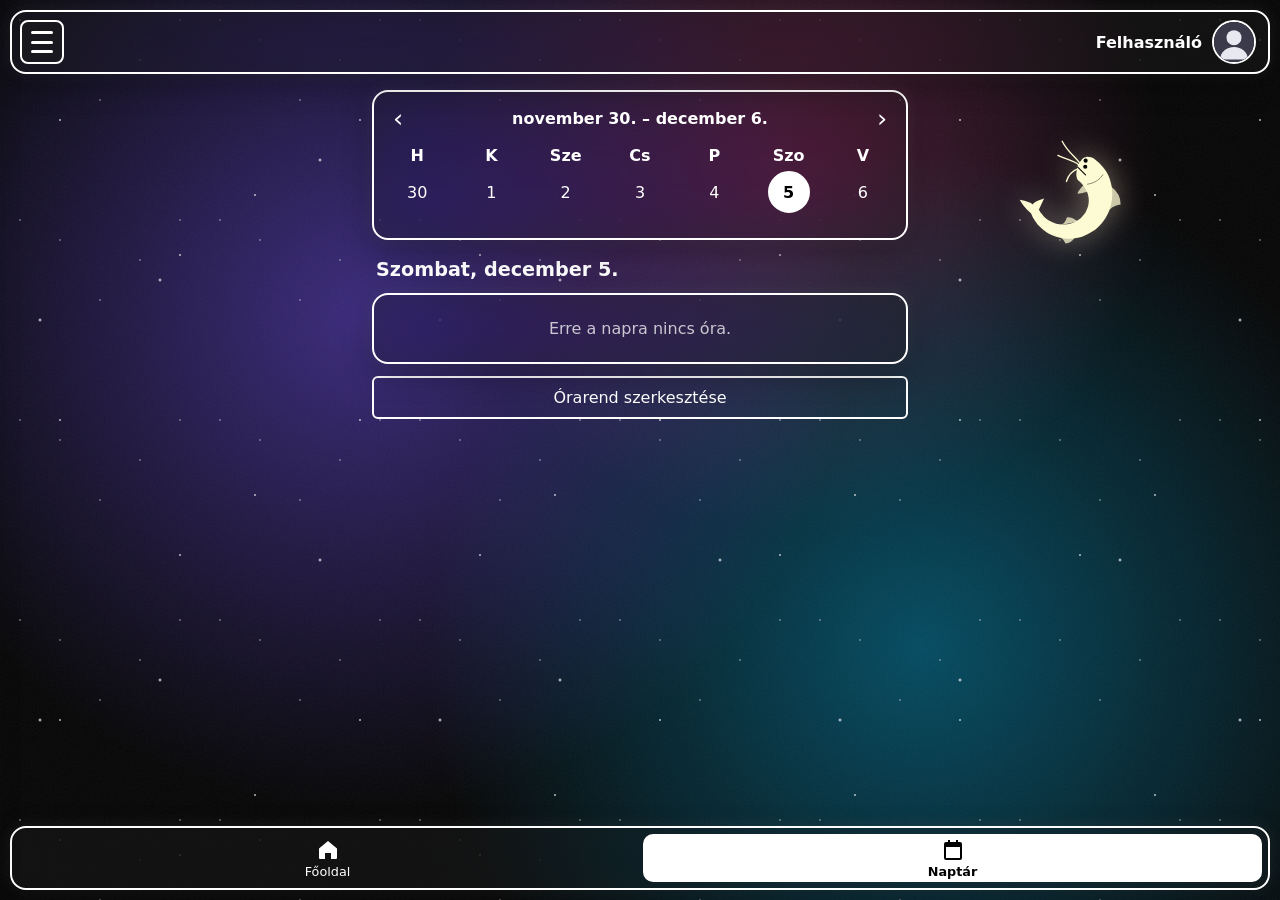
<file: app/src/main/assets/calendar-page/calendar-page.html>
<!DOCTYPE html>
<html lang="hu">
<head>
    <meta charset="UTF-8">
    <meta name="viewport" content="width=device-width, initial-scale=1.0">
    <script src="../shared/theme.js"></script>
    <link rel="stylesheet" href="calendar-page.css">
    <link rel="stylesheet" href="../shared/menu.css">
    <link rel="stylesheet" href="../catfish.css">
    <link rel="stylesheet" href="../shared/theme.css">
    <script src="../shared/menu.js" defer></script>
    <script src="calendar-page.js" defer></script>
    <script src="../catfish.js" defer></script>
    <title>Naptár</title>
</head>
<body>
    <!-- From Uiverse.io by kiranmayee-abbireddy -->
    <div class="uiverse-midnight-sky">
        <div class="sky-canvas">
        <div class="stars stars-1"></div>
        <div class="stars stars-2"></div>
        <div class="stars stars-3"></div>

        <div class="meteor m1"></div>
        <div class="meteor m2"></div>
        <div class="meteor m3"></div>

        <div class="moon"></div>
        </div>
    </div>

    <header class="navbar">
        <div class="profile">
            <span id="navUsername">Felhasználó</span>
            <img class="avatar" src="../images/default-avatar.svg" alt="Profilkép">
        </div>
    </header>

    <button class="menu-toggle" id="menuToggle" type="button"
            aria-label="Menü" aria-expanded="false" aria-controls="sideMenu">
        <span></span>
        <span></span>
        <span></span>
    </button>

    <div class="menu-backdrop" id="menuBackdrop"></div>

    <nav class="side-menu" id="sideMenu" aria-hidden="true">
        <h2>Menü</h2>
        <a href="../settings-page/settings-page.html">Beállítások</a>
        <a href="#" data-action="logout">Kijelentkezés</a>
    </nav>

    <main class="calendar">
        <section class="card week">
            <div class="week-header">
                <button class="icon-btn" id="prevWeek" type="button" aria-label="Előző hét">‹</button>
                <span id="weekLabel"></span>
                <button class="icon-btn" id="nextWeek" type="button" aria-label="Következő hét">›</button>
            </div>
            <div class="week-days" id="weekDays"></div>
        </section>

        <h2 class="day-title" id="dayTitle"></h2>
        <div class="lesson-list" id="lessonList"></div>

        <button class="btn" id="editDayBtn" type="button">Órarend szerkesztése</button>
    </main>

    <nav class="bottom-bar" aria-label="Oldalak">
        <a href="../main-page/main.html">
            <svg viewBox="0 0 24 24" aria-hidden="true"><path d="M3 10.5 12 3l9 7.5V20a1 1 0 0 1-1 1h-5v-6H9v6H4a1 1 0 0 1-1-1z"/></svg>
            <span>Főoldal</span>
        </a>
        <a href="../calendar-page/calendar-page.html" aria-current="page">
            <svg viewBox="0 0 24 24" aria-hidden="true"><path d="M7 2v2H5a2 2 0 0 0-2 2v14a2 2 0 0 0 2 2h14a2 2 0 0 0 2-2V6a2 2 0 0 0-2-2h-2V2h-2v2H9V2zM5 9h14v11H5z"/></svg>
            <span>Naptár</span>
        </a>
    </nav>

    <div class="modal" id="editor" hidden>
        <div class="sheet" role="dialog" aria-modal="true" aria-labelledby="editorTitle">
            <h2 id="editorTitle"></h2>
            <label class="first-period">
                Első óra
                <select id="firstPeriod"></select>
            </label>
            <p class="hint">Az órák a megadás sorrendjében kapják meg az időpontokat.</p>

            <ol class="edit-rows" id="editRows"></ol>

            <div class="row-buttons">
                <button class="btn" id="addLesson" type="button">+ Óra</button>
                <button class="btn" id="addFree" type="button">+ Lyukasóra</button>
            </div>
            <p class="error" id="editorError" hidden></p>

            <div class="sheet-actions">
                <button class="btn" id="cancelEdit" type="button">Mégse</button>
                <button class="btn primary" id="saveEdit" type="button">Mentés</button>
            </div>
        </div>
    </div>
    <datalist id="subjectList"></datalist>

    <div class="modal" id="details" hidden>
        <div class="sheet" role="dialog" aria-modal="true" aria-labelledby="detailSubject">
            <button class="icon-btn close-btn" id="closeDetails" type="button" aria-label="Bezárás">✕</button>
            <p class="detail-time" id="detailTime"></p>
            <h2 id="detailSubject"></h2>
            <p class="detail-room" id="detailRoom"></p>

            <h3>Dolgozat</h3>
            <div id="examView" hidden>
                <p class="exam-details" id="examDetails"></p>
                <p class="hint" id="examReminder"></p>
                <div class="row-buttons">
                    <button class="btn" id="editExam" type="button">Szerkesztés</button>
                    <button class="btn" id="deleteExam" type="button">Törlés</button>
                </div>
            </div>
            <div id="examForm" hidden>
                <textarea id="examInput" rows="3" maxlength="500"
                          placeholder="Témakör, tudnivalók (nem kötelező)"></textarea>
                <div class="row-buttons">
                    <button class="btn" id="cancelExam" type="button">Mégse</button>
                    <button class="btn primary" id="saveExam" type="button">Mentés</button>
                </div>
            </div>
            <div id="examEmpty">
                <p class="hint">Ha dolgozatot adsz hozzá, 3 nappal előtte értesítést kapsz.</p>
                <button class="btn" id="addExam" type="button">+ Dolgozat hozzáadása</button>
            </div>
            <p class="error" id="examError" hidden></p>

            <h3>Fájlok</h3>
            <p class="hint">PDF, DOCX, PPT vagy PPTX, legfeljebb 25 MB. A fájlok a tantárgyhoz tartoznak, így a tantárgy minden óráján megjelennek.</p>
            <ul class="file-list" id="fileList"></ul>
            <p class="error" id="fileError" hidden></p>
            <button class="btn" id="uploadBtn" type="button">Fájl feltöltése</button>
        </div>
    </div>
</body>
</html>
</file>
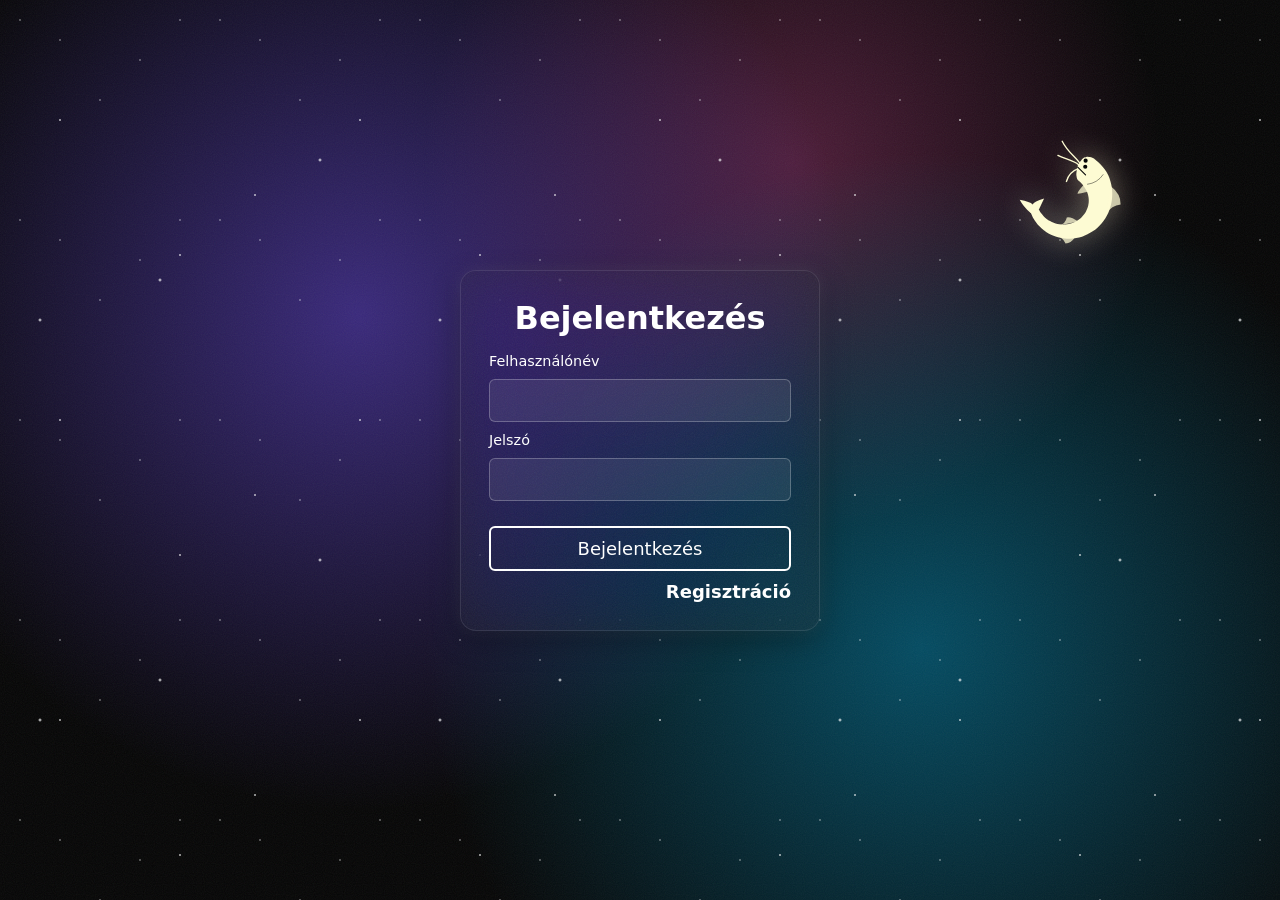
<file: app/src/main/assets/login-page/login.html>
<!DOCTYPE html>
<html lang="hu">
<head>
  <meta charset="utf-8">
  <meta name="viewport" content="width=device-width, initial-scale=1">
  <script src="../shared/theme.js"></script>
  <link rel="stylesheet" href="login.css">
  <link rel="stylesheet" href="../catfish.css">
  <link rel="stylesheet" href="../shared/theme.css">
  <script src="login.js" defer></script>
  <script src="../catfish.js" defer></script>
  <title>Dolgozat Naptár</title>
</head>
<body>
  <!-- From Uiverse.io by kiranmayee-abbireddy --> 
  <div class="uiverse-midnight-sky">
    <div class="sky-canvas">
      <div class="stars stars-1"></div>
      <div class="stars stars-2"></div>
      <div class="stars stars-3"></div>
  
      <div class="meteor m1"></div>
      <div class="meteor m2"></div>
      <div class="meteor m3"></div>

      <div class="moon"></div>
    </div>
  </div>


  <div class="containter">
    <h1>Bejelentkezés</h1>
    <form id="loginform">
      <label for="username">Felhasználónév</label>
      <br>
      <input type="text" name="username" id="username" required>
      <br>
      <label for="password">Jelszó</label>
      <br>
      <input type="password" name="password" id="password" required>
      <br>
      <button id="loginBtn" type="submit">Bejelentkezés</button>
      <p id="feedbackMessage">INSERT MESSAGE HERE</p>
      <a href="../registration-page/registration.html" id="registrationMessage">Regisztráció</a>
    </form>
  </div>
</body>
</html>
</file>
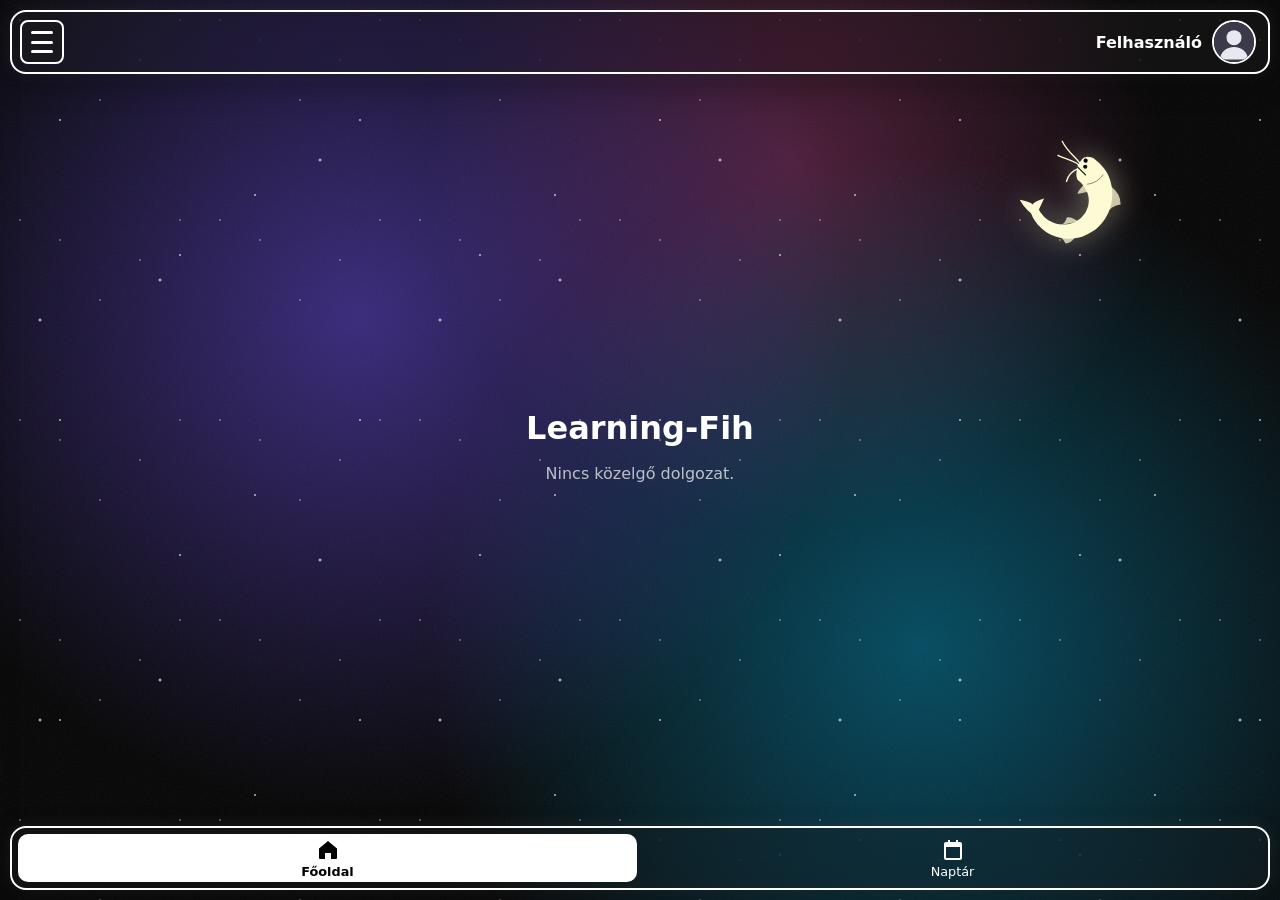
<file: app/src/main/assets/main-page/main.html>
<!DOCTYPE html>
<html lang="hu">
<head>
    <meta charset="UTF-8">
    <meta name="viewport" content="width=device-width, initial-scale=1.0">
    <script src="../shared/theme.js"></script>
    <link rel="stylesheet" href="main.css">
    <link rel="stylesheet" href="../shared/menu.css">
    <link rel="stylesheet" href="../catfish.css">
    <link rel="stylesheet" href="../shared/theme.css">
    <script src="../shared/menu.js" defer></script>
    <script src="main.js" defer></script>
    <script src="../catfish.js" defer></script>
    <title>Dolgozat Naptár</title>
</head>
<body>
    <!-- From Uiverse.io by kiranmayee-abbireddy --> 
    <div class="uiverse-midnight-sky">
        <div class="sky-canvas">
        <div class="stars stars-1"></div>
        <div class="stars stars-2"></div>
        <div class="stars stars-3"></div>
  
        <div class="meteor m1"></div>
        <div class="meteor m2"></div>
        <div class="meteor m3"></div>

        <div class="moon"></div>
        </div>
    </div>

    <header class="navbar">
        <div class="profile">
            <span id="navUsername">Felhasználó</span>
            <img class="avatar" src="../images/default-avatar.svg" alt="Profilkép">
        </div>
    </header>

    <button class="menu-toggle" id="menuToggle" type="button"
            aria-label="Menü" aria-expanded="false" aria-controls="sideMenu">
        <span></span>
        <span></span>
        <span></span>
    </button>

    <div class="menu-backdrop" id="menuBackdrop"></div>

    <nav class="side-menu" id="sideMenu" aria-hidden="true">
        <h2>Menü</h2>
        <a href="../settings-page/settings-page.html">Beállítások</a>
        <a href="#" data-action="logout">Kijelentkezés</a>
    </nav>

    <main class="center">
        <h1 id="welcomeMessage">Learning-Fih</h1>

        <p class="exam-grid-title" id="examGridTitle" hidden>Közelgő dolgozatok</p>
        <div class="exam-grid" id="examGrid" hidden></div>
        <p class="no-exam" id="noExam" hidden>Nincs közelgő dolgozat.</p>
    </main>

    <nav class="bottom-bar" aria-label="Oldalak">
        <a href="../main-page/main.html" aria-current="page">
            <svg viewBox="0 0 24 24" aria-hidden="true"><path d="M3 10.5 12 3l9 7.5V20a1 1 0 0 1-1 1h-5v-6H9v6H4a1 1 0 0 1-1-1z"/></svg>
            <span>Főoldal</span>
        </a>
        <a href="../calendar-page/calendar-page.html">
            <svg viewBox="0 0 24 24" aria-hidden="true"><path d="M7 2v2H5a2 2 0 0 0-2 2v14a2 2 0 0 0 2 2h14a2 2 0 0 0 2-2V6a2 2 0 0 0-2-2h-2V2h-2v2H9V2zM5 9h14v11H5z"/></svg>
            <span>Naptár</span>
        </a>
    </nav>
</body>
</html>
</file>
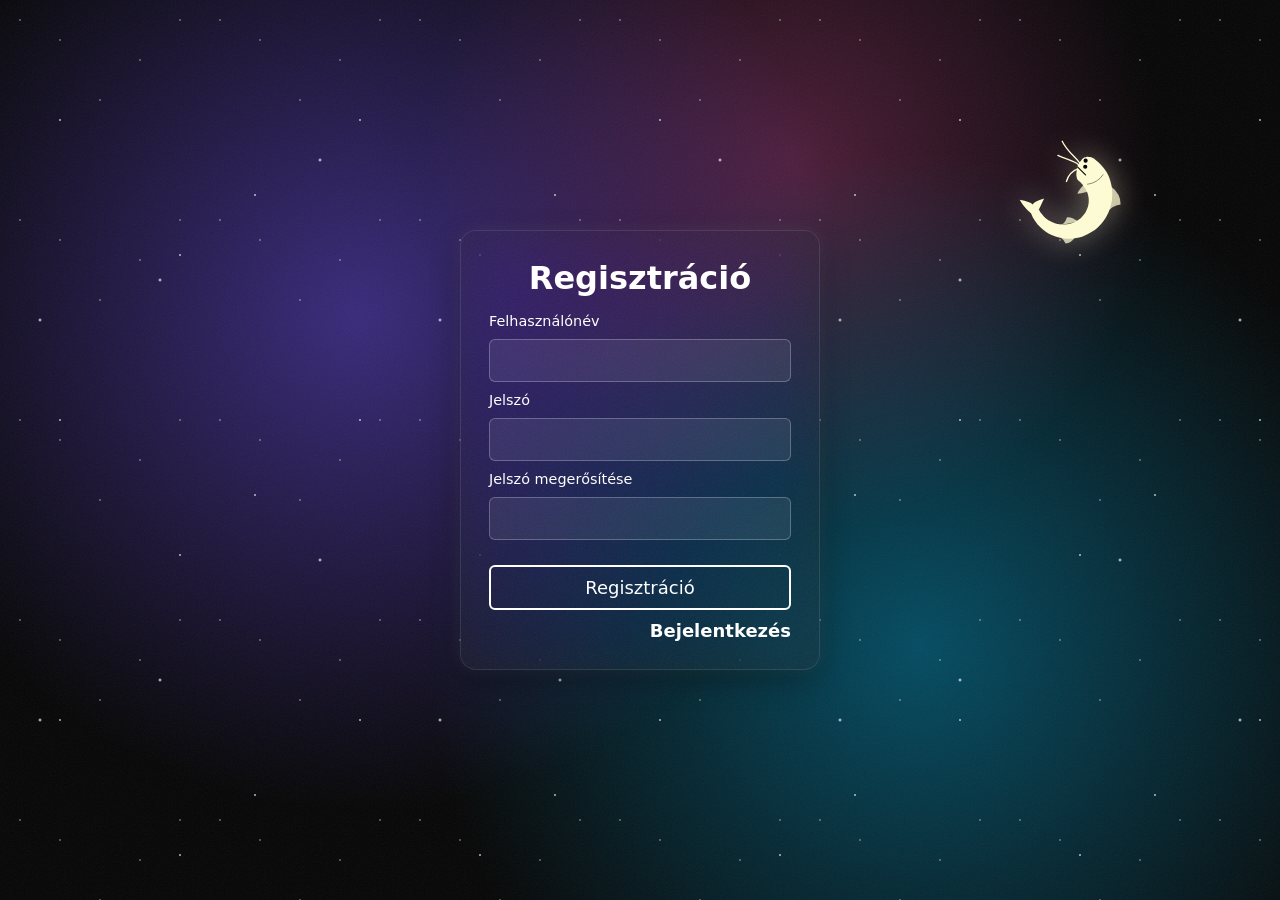
<file: app/src/main/assets/registration-page/registration.html>
<!DOCTYPE html>
<html lang="hu">
<head>
    <meta charset="UTF-8">
    <meta name="viewport" content="width=device-width, initial-scale=1.0">
    <script src="../shared/theme.js"></script>
    <link rel="stylesheet" href="registration.css">
    <link rel="stylesheet" href="../catfish.css">
    <link rel="stylesheet" href="../shared/theme.css">
    <script src="registration.js" defer></script>
    <script src="../catfish.js" defer></script>
    <title>Dolgozat Naptár</title>
</head>
<body>
    <!-- From Uiverse.io by kiranmayee-abbireddy --> 
    <div class="uiverse-midnight-sky">
        <div class="sky-canvas">
        <div class="stars stars-1"></div>
        <div class="stars stars-2"></div>
        <div class="stars stars-3"></div>
  
        <div class="meteor m1"></div>
        <div class="meteor m2"></div>
        <div clas5s="meteor m3"></div>

        <div class="moon"></div>
        </div>
    </div>

    <div class="containter">
    <h1>Regisztráció</h1>
    <form id="loginform">
      <label for="username">Felhasználónév</label>
      <br>
      <input type="text" name="username" id="username" required>
      <br>
      <label for="password">Jelszó</label>
      <br>
      <input type="password" name="password" id="password" required>
      <br>
      <label for="confirmPassword">Jelszó megerősítése</label>
      <br>
      <input type="password" name="confirmPassword" id="confirmPassword" required>
      <br>
      <button id="loginBtn" type="submit">Regisztráció</button>
      <p id="feedbackMessage">INSERT MESSAGE HERE</p>
      <a href="../login-page/login.html" id="BejelentkezésMessage">Bejelentkezés</a>
    </form>
  </div>
</body>
</html>
</file>
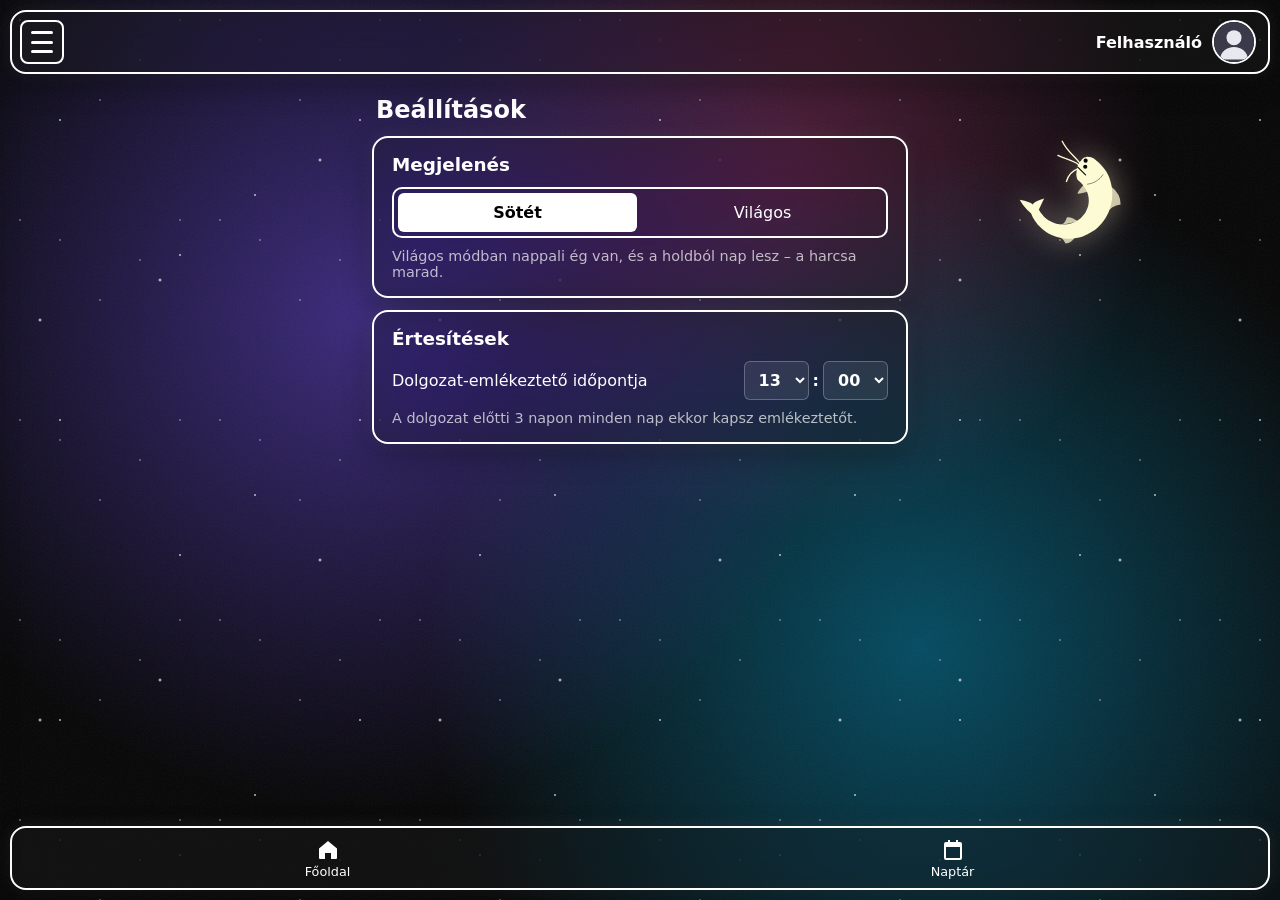
<file: app/src/main/assets/settings-page/settings-page.html>
<!DOCTYPE html>
<html lang="hu">
<head>
    <meta charset="UTF-8">
    <meta name="viewport" content="width=device-width, initial-scale=1.0">
    <script src="../shared/theme.js"></script>
    <link rel="stylesheet" href="settings-page.css">
    <link rel="stylesheet" href="../shared/menu.css">
    <link rel="stylesheet" href="../catfish.css">
    <link rel="stylesheet" href="../shared/theme.css">
    <script src="../shared/menu.js" defer></script>
    <script src="settings-page.js" defer></script>
    <script src="../catfish.js" defer></script>
    <title>Beállítások</title>
</head>
<body>
    <!-- From Uiverse.io by kiranmayee-abbireddy -->
    <div class="uiverse-midnight-sky">
        <div class="sky-canvas">
        <div class="stars stars-1"></div>
        <div class="stars stars-2"></div>
        <div class="stars stars-3"></div>

        <div class="meteor m1"></div>
        <div class="meteor m2"></div>
        <div class="meteor m3"></div>

        <div class="moon"></div>
        </div>
    </div>

    <header class="navbar">
        <div class="profile">
            <span id="navUsername">Felhasználó</span>
            <img class="avatar" src="../images/default-avatar.svg" alt="Profilkép">
        </div>
    </header>

    <button class="menu-toggle" id="menuToggle" type="button"
            aria-label="Menü" aria-expanded="false" aria-controls="sideMenu">
        <span></span>
        <span></span>
        <span></span>
    </button>

    <div class="menu-backdrop" id="menuBackdrop"></div>

    <nav class="side-menu" id="sideMenu" aria-hidden="true">
        <h2>Menü</h2>
        <a href="../settings-page/settings-page.html" aria-current="page">Beállítások</a>
        <a href="#" data-action="logout">Kijelentkezés</a>
    </nav>

    <main class="settings">
        <h1>Beállítások</h1>

        <section class="card">
            <h2>Megjelenés</h2>
            <div class="segmented" role="radiogroup" aria-label="Téma">
                <button type="button" role="radio" data-theme-choice="dark" aria-checked="false">Sötét</button>
                <button type="button" role="radio" data-theme-choice="light" aria-checked="false">Világos</button>
            </div>
            <p class="hint">Világos módban nappali ég van, és a holdból nap lesz – a harcsa marad.</p>
        </section>

        <section class="card">
            <h2>Értesítések</h2>
            <div class="setting-row">
                <span id="reminderLabel">Dolgozat-emlékeztető időpontja</span>
                <div class="time-picker" role="group" aria-labelledby="reminderLabel">
                    <select id="reminderHour" aria-label="Óra"></select>
                    <span aria-hidden="true">:</span>
                    <select id="reminderMinute" aria-label="Perc"></select>
                </div>
            </div>
            <p class="hint">A dolgozat előtti 3 napon minden nap ekkor kapsz emlékeztetőt.</p>
            <p class="saved" id="reminderSaved" hidden></p>
        </section>
    </main>

    <nav class="bottom-bar" aria-label="Oldalak">
        <a href="../main-page/main.html">
            <svg viewBox="0 0 24 24" aria-hidden="true"><path d="M3 10.5 12 3l9 7.5V20a1 1 0 0 1-1 1h-5v-6H9v6H4a1 1 0 0 1-1-1z"/></svg>
            <span>Főoldal</span>
        </a>
        <a href="../calendar-page/calendar-page.html">
            <svg viewBox="0 0 24 24" aria-hidden="true"><path d="M7 2v2H5a2 2 0 0 0-2 2v14a2 2 0 0 0 2 2h14a2 2 0 0 0 2-2V6a2 2 0 0 0-2-2h-2V2h-2v2H9V2zM5 9h14v11H5z"/></svg>
            <span>Naptár</span>
        </a>
    </nav>
</body>
</html>
</file>
<file: app/src/main/assets/calendar-page/calendar-page.css>
body {
    background-color: #050505;
    color: white;
    font-family: system-ui, -apple-system, BlinkMacSystemFont, 'Segoe UI', Roboto, Oxygen, Ubuntu, Cantarell, 'Open Sans', 'Helvetica Neue', sans-serif;
    margin: 0;
    -webkit-tap-highlight-color: transparent;
}

body.modal-open {
    overflow: hidden;
}

.calendar {
    box-sizing: border-box;
    width: min(560px, 100%);
    margin: 0 auto;
    padding: 90px 12px 98px;
    display: flex;
    flex-direction: column;
    gap: 12px;
}

.card,
.lesson,
.sheet {
    border: 2px solid white;
    border-radius: 16px;
    box-shadow: 0 10px 30px rgba(0, 0, 0, 0.3), 0 0 18px rgba(255, 255, 255, 0.08);
    background-color: rgba(30, 30, 30, 0.4);
    -webkit-backdrop-filter: blur(30px) saturate(180%);
    backdrop-filter: blur(30px) saturate(180%);
}

button {
    font: inherit;
    color: white;
    cursor: pointer;
}

button:disabled {
    opacity: 0.4;
    cursor: default;
}

button:focus-visible,
input:focus-visible,
select:focus-visible {
    outline: 2px solid white;
    outline-offset: 3px;
}

.btn {
    background-color: transparent;
    border: 2px solid white;
    border-radius: 6px;
    padding: 10px 14px;
    transition: background-color 150ms ease, color 150ms ease;
}

@media (hover: hover) {
    .btn:not(:disabled):hover {
        background-color: white;
        color: black;
    }
}

.btn:not(:disabled):active,
.btn.primary {
    background-color: rgba(255, 255, 255, 0.85);
    color: black;
}

.icon-btn {
    min-width: 36px;
    height: 36px;
    padding: 0 8px;
    border: none;
    border-radius: 8px;
    background: transparent;
    font-size: 1.2rem;
}

.icon-btn:not(:disabled):active {
    background-color: rgba(255, 255, 255, 0.15);
}

.week {
    padding: 8px 6px 12px;
}

.week-header {
    display: flex;
    align-items: center;
    justify-content: space-between;
    margin-bottom: 6px;
}

.week-header .icon-btn {
    font-size: 1.6rem;
}

#weekLabel {
    font-weight: 600;
    cursor: pointer;
}

.week-days {
    display: grid;
    grid-template-columns: repeat(7, 1fr);
}

.day {
    display: flex;
    flex-direction: column;
    align-items: center;
    gap: 6px;
    padding: 4px 0;
    border: none;
    background: transparent;
}

.day-short {
    font-weight: 700;
}

.day-num {
    display: grid;
    place-items: center;
    width: 38px;
    height: 38px;
    border-radius: 50%;
    border: 2px solid transparent;
    transition: background-color 150ms ease, color 150ms ease;
}

.day::after {
    content: "";
    width: 5px;
    height: 5px;
    margin-top: -2px;
    border-radius: 50%;
}

.day.has-lessons::after {
    background-color: rgba(255, 255, 255, 0.7);
}

.day.today .day-num {
    border-color: white;
}

.day.selected .day-num {
    background-color: white;
    color: black;
    font-weight: 700;
}

.day-title {
    margin: 6px 4px 0;
    font-size: 1.2rem;
}

.lesson-list {
    display: flex;
    flex-direction: column;
    gap: 10px;
}

.empty {
    margin: 0;
    padding: 24px;
    text-align: center;
    color: rgba(255, 255, 255, 0.75);
}

.lesson {
    position: relative;
    display: flex;
    align-items: stretch;
    width: 100%;
    min-height: 76px;
    padding: 0;
    overflow: hidden;
    text-align: left;
}

.lesson-time {
    display: flex;
    align-items: center;
    gap: 12px;
    flex-shrink: 0;
    width: 104px;
    padding: 0 12px;
    box-sizing: border-box;
    border-right: 2px solid white;
    background-color: rgba(255, 255, 255, 0.12);
}

.lesson-time .num {
    font-size: 1.2rem;
    font-weight: 600;
}

.lesson-time .times {
    display: flex;
    flex-direction: column;
    font-size: 0.95rem;
    font-weight: 600;
    line-height: 1.35;
}

.lesson-info {
    display: flex;
    flex-direction: column;
    justify-content: center;
    gap: 4px;
    min-width: 0;
    padding: 10px 14px;
}

.lesson-info .subject {
    font-size: 1.25rem;
    font-weight: 700;
    overflow-wrap: anywhere;
}

.lesson-info .room {
    color: rgba(255, 255, 255, 0.7);
}

.file-count {
    position: absolute;
    top: 8px;
    right: 10px;
    font-size: 0.85rem;
    color: rgba(255, 255, 255, 0.8);
}

.lesson.free {
    min-height: 52px;
    border-style: dashed;
    border-color: rgba(255, 255, 255, 0.45);
    box-shadow: none;
}

.lesson.free .lesson-time {
    border-right-color: rgba(255, 255, 255, 0.45);
    background-color: transparent;
}

.lesson.free .subject {
    font-size: 1rem;
    font-weight: 400;
    color: rgba(255, 255, 255, 0.6);
}

.lesson.current {
    box-shadow: 0 0 0 2px white, 0 0 22px rgba(255, 255, 255, 0.45);
}

.lesson.current .lesson-time {
    background-color: rgba(255, 255, 255, 0.28);
}

button.lesson:active {
    background-color: rgba(255, 255, 255, 0.1);
}

.modal {
    position: fixed;
    inset: 0;
    z-index: 40;
    display: flex;
    align-items: flex-end;
    justify-content: center;
    padding: 10px;
    box-sizing: border-box;
    background: rgba(0, 0, 0, 0.45);
}

.modal[hidden] {
    display: none;
}

.sheet {
    position: relative;
    box-sizing: border-box;
    width: min(560px, 100%);
    max-height: calc(100% - 20px);
    overflow-y: auto;
    padding: 20px;
    background-color: rgba(30, 30, 30, 0.75);
}

.sheet h2 {
    margin: 0 0 12px;
    font-size: 1.4rem;
}

.sheet h3 {
    margin: 20px 0 4px;
    font-size: 1.1rem;
}

.hint {
    margin: 4px 0 10px;
    font-size: 0.9rem;
    color: rgba(255, 255, 255, 0.7);
}

.error {
    margin: 10px 0 0;
    color: #ff6b6b;
}

input,
select {
    box-sizing: border-box;
    min-width: 0;
    padding: 8px 10px;
    border: 1px solid rgba(255, 255, 255, 0.25);
    border-radius: 6px;
    background-color: rgba(255, 255, 255, 0.08);
    color: white;
    font: inherit;
}

select option {
    background-color: #1e1e1e;
}

.first-period {
    display: flex;
    align-items: center;
    gap: 10px;
}

.edit-rows {
    list-style: none;
    margin: 0;
    padding: 0;
    display: flex;
    flex-direction: column;
    gap: 8px;
}

.edit-row {
    display: flex;
    align-items: center;
    gap: 8px;
    padding: 8px;
    border: 1px solid rgba(255, 255, 255, 0.3);
    border-radius: 10px;
}

.edit-row.free {
    border-style: dashed;
}

.edit-row.too-late {
    border-color: #ff6b6b;
}

.slot {
    display: flex;
    flex-direction: column;
    align-items: center;
    flex-shrink: 0;
    width: 64px;
}

.slot small {
    font-size: 0.75rem;
    color: rgba(255, 255, 255, 0.7);
}

.fields {
    display: flex;
    flex-direction: column;
    gap: 6px;
    flex: 1;
    min-width: 0;
}

.free-label {
    flex: 1;
    color: rgba(255, 255, 255, 0.6);
}

.row-tools {
    display: flex;
    flex-direction: column;
    flex-shrink: 0;
}

.row-tools .icon-btn {
    min-width: 30px;
    height: 28px;
    padding: 0 4px;
    font-size: 1rem;
}

.row-buttons,
.sheet-actions {
    display: grid;
    grid-template-columns: 1fr 1fr;
    gap: 10px;
    margin-top: 12px;
}

.sheet-actions {
    margin-top: 18px;
}

.close-btn {
    position: absolute;
    top: 10px;
    right: 10px;
}

.detail-time {
    margin: 0 40px 4px 0;
    font-size: 0.9rem;
    color: rgba(255, 255, 255, 0.75);
}

.detail-room {
    margin: -6px 0 0;
}

.file-list {
    list-style: none;
    margin: 0 0 12px;
    padding: 0;
    display: flex;
    flex-direction: column;
    gap: 8px;
}

.file {
    display: flex;
    align-items: center;
    gap: 6px;
    border: 1px solid rgba(255, 255, 255, 0.3);
    border-radius: 10px;
}

.file-open {
    display: flex;
    flex-direction: column;
    flex: 1;
    min-width: 0;
    padding: 10px 12px;
    border: none;
    background: transparent;
    text-align: left;
}

.file-name {
    overflow: hidden;
    white-space: nowrap;
    text-overflow: ellipsis;
}

.file-size {
    font-size: 0.8rem;
    color: rgba(255, 255, 255, 0.65);
}

.icon-btn.confirm {
    font-size: 0.85rem;
    color: #ff6b6b;
}

#uploadBtn {
    width: 100%;
}

.day.has-exam::after {
    background-color: #ff6b6b;
}

.lesson.has-exam {
    border-color: #ff6b6b;
}

.lesson.has-exam .lesson-time {
    border-right-color: #ff6b6b;
}

.exam-badge {
    position: absolute;
    right: 10px;
    bottom: 8px;
    padding: 2px 8px;
    border-radius: 999px;
    background-color: #ff6b6b;
    color: black;
    font-size: 0.75rem;
    font-weight: 700;
    text-transform: uppercase;
}

.exam-details {
    margin: 0 0 4px;
    white-space: pre-wrap;
    overflow-wrap: anywhere;
}

.exam-details.muted {
    color: rgba(255, 255, 255, 0.6);
}

textarea {
    box-sizing: border-box;
    width: 100%;
    padding: 8px 10px;
    border: 1px solid rgba(255, 255, 255, 0.25);
    border-radius: 6px;
    background-color: rgba(255, 255, 255, 0.08);
    color: white;
    font: inherit;
    resize: vertical;
}

textarea:focus-visible {
    outline: 2px solid white;
    outline-offset: 3px;
}

#addExam {
    width: 100%;
}

.btn.confirm {
    color: #ff6b6b;
    border-color: #ff6b6b;
}

/* From Uiverse.io by kiranmayee-abbireddy */ 
.uiverse-midnight-sky {
  margin: 0;
  padding: 0;
  box-sizing: border-box;
  position: fixed;
  inset: 0;
  width: 100%;
  height: 100%;
  min-height: 0;
  height: 100vh;
  height: 100lvh;
  overflow: hidden;
  background-color: #050505;
  z-index: -1;
  display: flex;
  align-items: center;
  justify-content: center;
}

.uiverse-midnight-sky::after {
  content: "";
  position: absolute;
  inset: 0;
  pointer-events: none;
  opacity: 0.07;
  background-image: url("data:image/svg+xml,%3Csvg xmlns='http://www.w3.org/2000/svg' width='200' height='200'%3E%3Cfilter id='n'%3E%3CfeTurbulence type='fractalNoise' baseFrequency='0.9' numOctaves='2' stitchTiles='stitch'/%3E%3C/filter%3E%3Crect width='100%25' height='100%25' filter='url(%23n)'/%3E%3C/svg%3E");
}

.uiverse-midnight-sky .sky-canvas {
  width: 100%;
  height: 100%;
  position: absolute;
  inset: 0;
  background:
    radial-gradient(circle 55vmin at 28% 35%, rgba(100, 70, 220, 0.55), transparent),
    radial-gradient(circle 55vmin at 72% 72%, rgba(0, 160, 210, 0.45), transparent),
    radial-gradient(circle 41vmin at 62% 18%, rgba(210, 70, 150, 0.35), transparent),
    #050505;
}

.uiverse-midnight-sky .stars {
  position: absolute;
  inset: 0;
  background-repeat: repeat;
  pointer-events: none;
}

.uiverse-midnight-sky .stars-1 {
  background-image: radial-gradient(1px 1px at 10% 10%, #fff, transparent),
    radial-gradient(1px 1px at 30% 20%, #fff, transparent),
    radial-gradient(1px 1px at 50% 50%, #fff, transparent),
    radial-gradient(1px 1px at 70% 30%, #fff, transparent),
    radial-gradient(1px 1px at 90% 10%, #fff, transparent);
  background-size: 200px 200px;
  animation: twinkle 3s ease-in-out infinite;
}

.uiverse-midnight-sky .stars-2 {
  background-image: radial-gradient(1.5px 1.5px at 20% 40%, #fff, transparent),
    radial-gradient(1.5px 1.5px at 60% 85%, #fff, transparent),
    radial-gradient(1.5px 1.5px at 85% 65%, #fff, transparent);
  background-size: 300px 300px;
  animation: twinkle 5s ease-in-out infinite 1s;
}

.uiverse-midnight-sky .stars-3 {
  background-image: radial-gradient(2px 2px at 40% 70%, #fff, transparent),
    radial-gradient(2px 2px at 10% 80%, #fff, transparent),
    radial-gradient(2px 2px at 80% 40%, #fff, transparent);
  background-size: 400px 400px;
  animation: twinkle 7s ease-in-out infinite 2s;
}

.uiverse-midnight-sky .meteor {
  position: absolute;
  width: 2px;
  height: 2px;
  background: #fff;
  border-radius: 50%;
  box-shadow: 0 0 10px 2px rgba(255, 255, 255, 0.5);
  opacity: 0;
  pointer-events: none;
}

.uiverse-midnight-sky .meteor::after {
  content: "";
  position: absolute;
  top: 50%;
  transform: translateY(-50%);
  width: 80px;
  height: 1px;
  background: linear-gradient(90deg, #fff, transparent);
}

.uiverse-midnight-sky .m1 {
  top: 10%;
  left: 110%;
  animation: shoot 8s linear infinite;
}
.uiverse-midnight-sky .m2 {
  top: 30%;
  left: 110%;
  animation: shoot 12s linear infinite 4s;
}
.uiverse-midnight-sky .m3 {
  top: 50%;
  left: 110%;
  animation: shoot 10s linear infinite 2s;
}

.uiverse-midnight-sky .moon {
  position: absolute;
  top: 15%;
  right: 12%;
  width: 110px;
  height: 110px;
  border-radius: 0;
  box-shadow: none;
  background: url("data:image/svg+xml,%3Csvg xmlns='http://www.w3.org/2000/svg' viewBox='18 -2 180 180' aria-hidden='true' focusable='false'%3E%3Cg fill='%23fdfbd3'%3E%3Cpath d='M119.2 47.4C120.4 45.6 124.7 38.9 126.9 36.7C129.0 34.5 130.4 34.8 132.1 34.3C133.7 33.8 135.2 33.7 136.7 33.8C138.2 33.8 139.6 34.1 140.9 34.5C142.3 34.9 143.5 35.5 144.7 36.1C145.9 36.8 146.1 36.9 148.0 38.5C149.9 40.1 153.6 43.2 156.1 45.8C158.6 48.4 161.0 51.2 163.1 54.2C165.2 57.1 167.2 60.2 168.8 63.4C170.4 66.6 171.5 70.2 172.5 73.6C173.5 77.1 174.3 80.6 174.8 84.1C175.3 87.6 175.5 91.2 175.5 94.7C175.5 98.2 175.2 101.8 174.8 105.2C174.3 108.7 173.5 112.1 172.6 115.4C171.6 118.7 170.4 122.0 169.1 125.1C167.7 128.3 166.0 131.3 164.3 134.2C162.5 137.0 160.5 139.8 158.3 142.4C156.2 144.9 153.8 147.4 151.3 149.6C148.9 151.8 146.2 153.9 143.5 155.7C140.8 157.5 137.9 159.2 135.0 160.6C132.1 162.1 129.0 163.3 126.0 164.3C122.9 165.3 119.8 166.1 116.6 166.6C113.5 167.2 110.3 167.5 107.1 167.7C104.0 167.8 100.8 167.7 97.6 167.4C94.5 167.1 91.4 166.5 88.4 165.8C85.4 165.0 82.4 164.1 79.5 163.0C76.7 161.8 73.9 160.5 71.2 159.0C68.6 157.5 66.0 155.8 63.6 153.9C61.2 152.1 58.9 150.1 56.8 147.9C54.7 145.8 52.7 143.5 51.0 141.1C49.2 138.8 47.5 136.3 46.1 133.7C44.7 131.1 43.2 127.7 42.3 125.7C41.4 123.7 41.1 122.2 40.8 121.5L54.0 116.8C54.2 117.3 54.5 118.4 55.4 119.9C56.2 121.4 57.6 123.8 58.9 125.7C60.2 127.5 61.7 129.2 63.2 130.8C64.8 132.4 66.5 133.9 68.2 135.3C70.0 136.6 71.8 137.9 73.7 138.9C75.7 140.0 77.7 140.9 79.7 141.7C81.7 142.5 83.8 143.1 85.8 143.6C87.9 144.0 90.1 144.4 92.2 144.5C94.2 144.7 96.4 144.7 98.4 144.6C100.5 144.4 102.6 144.1 104.6 143.7C106.6 143.3 108.6 142.7 110.5 142.0C112.4 141.3 114.2 140.5 116.0 139.6C117.7 138.6 119.4 137.5 121.0 136.4C122.6 135.2 124.1 133.9 125.4 132.6C126.8 131.2 128.1 129.7 129.2 128.2C130.4 126.7 131.4 125.1 132.3 123.5C133.2 121.8 134.0 120.1 134.6 118.4C135.3 116.7 135.8 114.9 136.2 113.2C136.6 111.4 136.8 109.6 137.0 107.9C137.1 106.1 137.1 104.3 137.0 102.6C136.8 100.9 136.6 99.1 136.2 97.5C135.9 95.8 135.4 94.2 134.8 92.6C134.2 91.0 133.5 89.5 132.7 88.1C131.9 86.7 130.9 85.4 130.1 84.0C129.2 82.7 128.4 81.3 127.5 80.0C126.6 78.7 125.6 77.5 124.5 76.4C123.4 75.2 121.8 73.9 120.9 73.2C120.1 72.5 120.0 72.5 119.5 72.1C119.1 71.7 118.7 71.2 118.4 70.6C118.1 69.9 117.8 69.2 117.6 68.3C117.3 67.4 117.2 66.4 117.0 65.1C116.9 63.7 116.5 63.2 116.9 60.2C117.2 57.3 118.8 49.5 119.2 47.4Z'/%3E%3Cpath d='M42.0 125.8Q29.6 115.0 24.1 104.0Q41.4 107.2 45.2 111.6Q47.4 106.5 64.0 101.9Q60.9 108.3 55.7 119.7Z'/%3E%3Cpath opacity='.75' d='M172.2 80.9Q190.0 94.3 189.2 111.9Q174.0 113.9 166.1 126.7Z'/%3E%3Cpath opacity='.75' d='M114.8 164.9Q108.0 175.4 99.1 175.7Q95.6 168.6 88.5 163.8Z'/%3E%3Cpath opacity='.75' d='M129.3 79.1Q118.4 90.9 118.5 94.3Q132.3 91.9 136.1 90.5Z'/%3E%3Cpath opacity='.75' d='M119.8 139.6Q108.0 131.4 101.1 132.9Q99.2 143.6 87.8 146.0Z'/%3E%3C/g%3E%3Cg fill='none' stroke='%23fdfbd3' stroke-width='2.2' stroke-linecap='round'%3E%3Cpath d='M121.9 43.1C113.2 32.3 101.3 24.0 93.6 8.2'/%3E%3Cpath d='M120.4 46.8C111.8 39.1 98.9 38.0 86.6 31.3'/%3E%3Cpath d='M119.9 53.1C110.9 56.3 104.0 62.2 100.5 74.0'/%3E%3C/g%3E%3Cg class='eye'%3E%3Ccircle class='open' cx='131.3' cy='50.0' r='3.4' fill='%23050505'/%3E%3Cpath class='shut' opacity='0' fill='none' stroke='%23050505' stroke-width='1.7' stroke-linecap='round' d='M127.5 49.4Q131.3 52.6 135.1 49.4'/%3E%3C/g%3E%3Cg class='eye'%3E%3Ccircle class='open' cx='131.9' cy='40.0' r='3.4' fill='%23050505'/%3E%3Cpath class='shut' opacity='0' fill='none' stroke='%23050505' stroke-width='1.7' stroke-linecap='round' d='M128.1 39.4Q131.9 42.6 135.7 39.4'/%3E%3C/g%3E%3Cg fill='none' stroke='%23050505' stroke-linecap='round'%3E%3Cpath d='M119.0 50.5Q124.5 55.8 131.8 63.4' stroke-width='1.8'/%3E%3Cpath d='M160.5 62.9Q151.0 76.8 135.0 78.6' stroke-width='1.6' stroke-opacity='.45'/%3E%3C/g%3E%3C/svg%3E") center / contain no-repeat;
  filter: drop-shadow(0 0 15px rgba(253, 251, 211, 0.4));
  z-index: 10;
  animation: swim 9s ease-in-out infinite;
}

.uiverse-midnight-sky .moon:has(svg) {
  background: none;
}

.uiverse-midnight-sky .moon svg {
  display: block;
  width: 100%;
  height: 100%;
}

.uiverse-midnight-sky .moon .eye .open,
.uiverse-midnight-sky .moon .eye .shut {
  transition: opacity 60ms ease;
}

.uiverse-midnight-sky .moon .eye.winking .open {
  opacity: 0;
}

.uiverse-midnight-sky .moon .eye.winking .shut {
  opacity: 1;
}

@keyframes swim {
  0%,
  100% {
    transform: translate(0, 0) rotate(-3deg);
  }
  50% {
    transform: translate(-10px, 8px) rotate(3deg);
  }
}

@keyframes twinkle {
  0%,
  100% {
    opacity: 1;
  }
  50% {
    opacity: 0.2;
  }
}

@keyframes shoot {
  0% {
    transform: translateX(0) translateY(0) rotate(-35deg);
    opacity: 0;
  }
  5% {
    opacity: 1;
  }
  15% {
    transform: translateX(-1500px) translateY(1000px) rotate(-35deg);
    opacity: 0;
  }
  100% {
    transform: translateX(-1500px) translateY(1000px) rotate(-35deg);
    opacity: 0;
  }
}

@media (max-width: 600px) {
  .uiverse-midnight-sky .sky-canvas {
    background:
      radial-gradient(circle 85vw at 18% 42%, rgba(100, 70, 220, 0.5) 0%, rgba(100, 70, 220, 0.36) 25%, rgba(100, 70, 220, 0.21) 50%, rgba(100, 70, 220, 0.08) 72%, rgba(100, 70, 220, 0.02) 88%, rgba(100, 70, 220, 0.0) 100%),
      radial-gradient(circle 80vw at 88% 78%, rgba(0, 160, 210, 0.4) 0%, rgba(0, 160, 210, 0.288) 25%, rgba(0, 160, 210, 0.168) 50%, rgba(0, 160, 210, 0.064) 72%, rgba(0, 160, 210, 0.016) 88%, rgba(0, 160, 210, 0.0) 100%),
      radial-gradient(circle 60vw at 72% 12%, rgba(210, 70, 150, 0.28) 0%, rgba(210, 70, 150, 0.202) 25%, rgba(210, 70, 150, 0.118) 50%, rgba(210, 70, 150, 0.045) 72%, rgba(210, 70, 150, 0.011) 88%, rgba(210, 70, 150, 0.0) 100%),
      #050505;
  }

  .uiverse-midnight-sky .moon {
    top: 8%;
    right: 8%;
    width: 80px;
    height: 80px;
  }

  .uiverse-midnight-sky .stars-1 { background-size: 140px 140px; }
  .uiverse-midnight-sky .stars-2 { background-size: 210px 210px; }
  .uiverse-midnight-sky .stars-3 { background-size: 280px 280px; }
}
</file>
<file: app/src/main/assets/shared/menu.css>
body {
    touch-action: pan-y;
}

.navbar {
    position: fixed;
    top: 10px;
    left: 10px;
    right: 10px;
    z-index: 5;
    height: 64px;
    box-sizing: border-box;
    padding: 0 12px 0 74px;
    display: flex;
    align-items: center;
    justify-content: flex-end;

    border: 2px solid white;
    border-radius: 16px;
    box-shadow: 0 10px 30px rgba(0, 0, 0, 0.3), 0 0 18px rgba(255, 255, 255, 0.08);
    background-color: rgba(30, 30, 30, 0.4);
    -webkit-backdrop-filter: blur(30px) saturate(180%);
    backdrop-filter: blur(30px) saturate(180%);
}

.profile {
    display: flex;
    align-items: center;
    gap: 10px;
    min-width: 0;
}

#navUsername {
    font-weight: 600;
    white-space: nowrap;
    overflow: hidden;
    text-overflow: ellipsis;
}

.avatar {
    width: 40px;
    height: 40px;
    flex-shrink: 0;
    border-radius: 50%;
    border: 2px solid white;
    object-fit: cover;
}

.menu-toggle {
    position: fixed;
    top: 20px;
    left: 20px;
    z-index: 30;
    width: 44px;
    height: 44px;
    margin: 0;
    padding: 9px;
    border: 2px solid white;
    border-radius: 8px;
    box-sizing: border-box;
    display: flex;

    background-color: rgba(30, 30, 30, 0.4);
    -webkit-backdrop-filter: blur(12px);
    backdrop-filter: blur(12px);
    flex-direction: column;
    justify-content: space-between;
}

.menu-toggle span {
    display: block;
    height: 3px;
    width: 100%;
    background: white;
    border-radius: 2px;
    transition: transform 250ms ease, opacity 200ms ease;
}

.menu-toggle[aria-expanded="true"] span:nth-child(1) {
    transform: translateY(9.5px) rotate(45deg);
}
.menu-toggle[aria-expanded="true"] span:nth-child(2) {
    opacity: 0;
}
.menu-toggle[aria-expanded="true"] span:nth-child(3) {
    transform: translateY(-9.5px) rotate(-45deg);
}

.menu-toggle:hover,
.menu-toggle:active {
    background-color: rgba(255, 255, 255, 0.15);
}

.side-menu {
    position: fixed;
    top: 10px;
    left: 10px;
    bottom: 10px;
    z-index: 20;
    width: min(280px, 80vw);
    box-sizing: border-box;
    padding: 76px 20px 20px;
    display: flex;
    flex-direction: column;
    gap: 8px;

    border: 2px solid white;
    border-radius: 16px;
    box-shadow: 0 10px 30px rgba(0, 0, 0, 0.3), 0 0 18px rgba(255, 255, 255, 0.08);
    background-color: rgba(30, 30, 30, 0.4);
    -webkit-backdrop-filter: blur(30px) saturate(180%);
    backdrop-filter: blur(30px) saturate(180%);

    transform: translateX(calc(-100% - 20px));
    transition: transform 300ms ease;
    touch-action: pan-y;
}

.side-menu.open {
    transform: translateX(0);
}

.side-menu h2 {
    margin: 0 0 12px;
    font-size: 1.3rem;
}

.side-menu a {
    color: white;
    text-decoration: none;
    padding: 12px 14px;
    border-radius: 6px;
    transition: background-color 150ms ease;
}

.side-menu a:hover,
.side-menu a:active {
    background-color: rgba(255, 255, 255, 0.12);
}

.side-menu a[aria-current="page"] {
    font-weight: 700;
    box-shadow: inset 3px 0 0 currentColor;
}

.menu-backdrop {
    position: fixed;
    inset: 0;
    z-index: 10;
    background: rgba(0, 0, 0, 0.35);
    opacity: 0;
    pointer-events: none;
    transition: opacity 300ms ease;
    touch-action: pan-y;
}

.menu-backdrop.open {
    opacity: 1;
    pointer-events: auto;
}

.bottom-bar {
    position: fixed;
    left: 10px;
    right: 10px;
    bottom: 10px;
    z-index: 5;
    height: 64px;
    box-sizing: border-box;
    padding: 6px;
    display: grid;
    grid-template-columns: repeat(2, 1fr);
    gap: 6px;

    border: 2px solid white;
    border-radius: 16px;
    box-shadow: 0 10px 30px rgba(0, 0, 0, 0.3), 0 0 18px rgba(255, 255, 255, 0.08);
    background-color: rgba(30, 30, 30, 0.4);
    -webkit-backdrop-filter: blur(30px) saturate(180%);
    backdrop-filter: blur(30px) saturate(180%);
}

.bottom-bar a {
    display: flex;
    flex-direction: column;
    align-items: center;
    justify-content: center;
    gap: 2px;
    border-radius: 10px;
    color: white;
    text-decoration: none;
    font-size: 0.8rem;
    transition: background-color 150ms ease, color 150ms ease;
}

.bottom-bar svg {
    width: 24px;
    height: 24px;
    fill: currentColor;
}

.bottom-bar a:active {
    background-color: rgba(255, 255, 255, 0.12);
}

.bottom-bar a[aria-current="page"] {
    background-color: white;
    color: black;
    font-weight: 700;
}

body .uiverse-midnight-sky .moon {
    top: max(15%, 100px);
}

@media (max-width: 600px) {
    body .uiverse-midnight-sky .moon {
        top: 100px;
    }
}
</file>
<file: app/src/main/assets/catfish.css>
.uiverse-midnight-sky .moon {
  position: absolute;
  top: 15%;
  right: 12%;
  width: 110px;
  height: 110px;
  border-radius: 0;
  background: none;
  box-shadow: none;
  filter: drop-shadow(0 0 15px rgba(253, 251, 211, 0.4));
  z-index: 10;
  animation: swim 9s ease-in-out infinite;
}

.uiverse-midnight-sky .moon svg {
  display: block;
  width: 100%;
  height: 100%;
}

.uiverse-midnight-sky .moon .eye .open,
.uiverse-midnight-sky .moon .eye .shut {
  transition: opacity 60ms ease;
}

.uiverse-midnight-sky .moon .eye.winking .open {
  opacity: 0;
}

.uiverse-midnight-sky .moon .eye.winking .shut {
  opacity: 1;
}

@keyframes swim {
  0%,
  100% {
    transform: translate(0, 0) rotate(-3deg);
  }
  50% {
    transform: translate(-10px, 8px) rotate(3deg);
  }
}

@media (max-width: 600px) {
  .uiverse-midnight-sky .moon {
    top: 8%;
    right: 8%;
    width: 80px;
    height: 80px;
    box-shadow: none;
  }
}
</file>
<file: app/src/main/assets/shared/theme.css>
:root[data-theme="light"] {
    color-scheme: light;
}

:root[data-theme="light"],
:root[data-theme="light"] .uiverse-midnight-sky {
    background-color: #bfe3fa;
}

:root[data-theme="light"] body {
    background-color: transparent;
}

:root[data-theme="light"] .uiverse-midnight-sky .sky-canvas {
    background:
        radial-gradient(circle 70vmax at 15% 10%, rgba(255, 255, 255, 0.75), rgba(255, 255, 255, 0) 60%),
        radial-gradient(circle 60vmax at 90% 90%, rgba(255, 214, 170, 0.55), rgba(255, 214, 170, 0) 60%),
        radial-gradient(circle 45vmax at 85% 15%, rgba(255, 240, 190, 0.7), rgba(255, 240, 190, 0) 60%),
        #bfe3fa;
}

:root[data-theme="light"] .uiverse-midnight-sky .stars,
:root[data-theme="light"] .uiverse-midnight-sky .meteor {
    display: none;
}

:root[data-theme="light"] .uiverse-midnight-sky::after {
    opacity: 0.04;
}

:root[data-theme="light"] .uiverse-midnight-sky .moon {
    filter: drop-shadow(0 0 16px rgba(255, 170, 0, 0.65));
}

:root[data-theme="light"] .uiverse-midnight-sky .moon svg [fill="#fdfbd3"] {
    fill: #ffb81c;
}

:root[data-theme="light"] .uiverse-midnight-sky .moon svg [stroke="#fdfbd3"] {
    stroke: #ffb81c;
}

:root[data-theme="light"] .uiverse-midnight-sky .moon::before {
    content: "";
    position: absolute;
    inset: -45%;
    z-index: -1;
    border-radius: 50%;
    background:
        radial-gradient(circle, rgba(255, 214, 90, 0.95) 0 26%, rgba(255, 214, 90, 0) 46%),
        repeating-conic-gradient(rgba(255, 186, 40, 0.6) 0deg 8deg, rgba(255, 186, 40, 0) 8deg 24deg);
    -webkit-mask: radial-gradient(circle, black 32%, transparent 70%);
    mask: radial-gradient(circle, black 32%, transparent 70%);
    animation: sun-rays 40s linear infinite;
}

@keyframes sun-rays {
    to {
        transform: rotate(360deg);
    }
}

:root[data-theme="light"] body,
:root[data-theme="light"] button,
:root[data-theme="light"] .side-menu a,
:root[data-theme="light"] .bottom-bar a,
:root[data-theme="light"] .exam-card,
:root[data-theme="light"] #registrationMessage,
:root[data-theme="light"] #BejelentkezésMessage {
    color: #1b2333;
}

:root[data-theme="light"] .hint,
:root[data-theme="light"] .empty,
:root[data-theme="light"] .lesson-info .room,
:root[data-theme="light"] .file-count,
:root[data-theme="light"] .slot small,
:root[data-theme="light"] .free-label,
:root[data-theme="light"] .lesson.free .subject,
:root[data-theme="light"] .detail-time,
:root[data-theme="light"] .file-size,
:root[data-theme="light"] .exam-details.muted,
:root[data-theme="light"] .exam-label,
:root[data-theme="light"] .exam-when,
:root[data-theme="light"] .exam-more,
:root[data-theme="light"] .no-exam {
    color: rgba(27, 35, 51, 0.7);
}

:root[data-theme="light"] .error {
    color: #d63031;
}

:root[data-theme="light"] .navbar,
:root[data-theme="light"] .side-menu,
:root[data-theme="light"] .bottom-bar,
:root[data-theme="light"] .menu-toggle,
:root[data-theme="light"] .containter,
:root[data-theme="light"] .card,
:root[data-theme="light"] .lesson,
:root[data-theme="light"] .sheet,
:root[data-theme="light"] .exam-card {
    border-color: #1b2333;
    background-color: rgba(255, 255, 255, 0.5);
    box-shadow: 0 10px 30px rgba(27, 35, 51, 0.15);
}

:root[data-theme="light"] .sheet {
    background-color: rgba(255, 255, 255, 0.88);
}

:root[data-theme="light"] .exam-card,
:root[data-theme="light"] .lesson.has-exam {
    border-color: #ff6b6b;
}

:root[data-theme="light"] .avatar {
    border-color: #1b2333;
}

:root[data-theme="light"] .menu-toggle span {
    background: #1b2333;
}

:root[data-theme="light"] .menu-toggle:hover,
:root[data-theme="light"] .menu-toggle:active,
:root[data-theme="light"] .side-menu a:active,
:root[data-theme="light"] .bottom-bar a:active,
:root[data-theme="light"] .icon-btn:not(:disabled):active,
:root[data-theme="light"] button.lesson:active,
:root[data-theme="light"] .exam-card:active {
    background-color: rgba(27, 35, 51, 0.1);
}

:root[data-theme="light"] .bottom-bar a[aria-current="page"],
:root[data-theme="light"] .segmented button[aria-checked="true"] {
    background-color: #1b2333;
    color: white;
}

:root[data-theme="light"] .containter button,
:root[data-theme="light"] .btn {
    border-color: #1b2333;
    color: #1b2333;
}

@media (hover: hover) {
    :root[data-theme="light"] .containter button:hover,
    :root[data-theme="light"] .btn:not(:disabled):hover {
        background-color: #1b2333;
        color: white;
    }
}

:root[data-theme="light"] .containter button:active,
:root[data-theme="light"] .btn:not(:disabled):active,
:root[data-theme="light"] .btn.primary {
    background-color: rgba(27, 35, 51, 0.88);
    color: white;
}

:root[data-theme="light"] .btn.confirm,
:root[data-theme="light"] .icon-btn.confirm {
    color: #d63031;
    border-color: #d63031;
}

:root[data-theme="light"] input,
:root[data-theme="light"] select,
:root[data-theme="light"] textarea {
    border-color: rgba(27, 35, 51, 0.3);
    background-color: rgba(27, 35, 51, 0.06);
    color: #1b2333;
}

:root[data-theme="light"] select option {
    background-color: white;
}

:root[data-theme="light"] :focus-visible {
    outline-color: #1b2333;
}

:root[data-theme="light"] .day.today .day-num {
    border-color: #1b2333;
}

:root[data-theme="light"] .day.selected .day-num {
    background-color: #1b2333;
    color: white;
}

:root[data-theme="light"] .day.has-lessons::after {
    background-color: rgba(27, 35, 51, 0.6);
}

:root[data-theme="light"] .day.has-exam::after {
    background-color: #ff6b6b;
}

:root[data-theme="light"] .lesson-time {
    border-right-color: #1b2333;
    background-color: rgba(27, 35, 51, 0.07);
}

:root[data-theme="light"] .lesson.has-exam .lesson-time {
    border-right-color: #ff6b6b;
}

:root[data-theme="light"] .lesson.free {
    border-color: rgba(27, 35, 51, 0.4);
    background-color: transparent;
    box-shadow: none;
}

:root[data-theme="light"] .lesson.free .lesson-time {
    border-right-color: rgba(27, 35, 51, 0.4);
    background-color: transparent;
}

:root[data-theme="light"] .lesson.current {
    box-shadow: 0 0 0 2px #1b2333, 0 0 22px rgba(27, 35, 51, 0.35);
}

:root[data-theme="light"] .lesson.current .lesson-time {
    background-color: rgba(27, 35, 51, 0.16);
}

:root[data-theme="light"] .edit-row,
:root[data-theme="light"] .file {
    border-color: rgba(27, 35, 51, 0.3);
}

:root[data-theme="light"] .edit-row.too-late {
    border-color: #d63031;
}
</file>
<file: app/src/main/assets/login-page/login.css>
html {
    background-color: #050505;
    -webkit-tap-highlight-color: transparent;
}

body {
    font-family: system-ui, -apple-system, BlinkMacSystemFont, 'Segoe UI', Roboto, Oxygen, Ubuntu, Cantarell, 'Open Sans', 'Helvetica Neue', sans-serif;
    color: white;
    font-size: 18px;
    margin: 0;
    min-height: 100vh;
    min-height: 100dvh;

    overflow-y: auto;
    display: flex;
    align-items: center;
    justify-content: center;
    box-sizing: border-box;
    padding: 20px 0;
}

h1 {
    text-align: center;
    font-size: 2rem;
    margin: 0 0 16px;
}

.containter {
    display: flex;
    flex-direction: column;
    align-items: center;
    justify-content: center;

    position: relative;
    margin: auto;

    box-sizing: border-box;
    width: min(360px, calc(100vw - 40px));
    padding: 28px;
    border: 1px solid rgba(255, 255, 255, 0.12);
    border-radius: 16px;
    box-shadow: 0 10px 30px rgba(0, 0, 0, 0.3), 0 0 18px rgba(255, 255, 255, 0.08);

    background-color: rgba(30, 30, 30, 0.3);
    -webkit-backdrop-filter: blur(30px) saturate(180%);
    backdrop-filter: blur(30px) saturate(180%);
}

.containter::before {
    content: "";
    position: absolute;
    inset: 0;
    z-index: -1;
    border-radius: inherit;
    pointer-events: none;
    opacity: 0.08;
    background-image: url("data:image/svg+xml,%3Csvg xmlns='http://www.w3.org/2000/svg' width='200' height='200'%3E%3Cfilter id='n'%3E%3CfeTurbulence type='fractalNoise' baseFrequency='0.9' numOctaves='2' stitchTiles='stitch'/%3E%3C/filter%3E%3Crect width='100%25' height='100%25' filter='url(%23n)'/%3E%3C/svg%3E");
}

form {
    display: grid;
    gap: 10px;
    width: 100%;
}

form br {
    display: none;
}

label {
    font-size: 0.9rem;
}

input {
    box-sizing: border-box;
    width: 100%;
    padding: 10px 12px;
    border: 1px solid rgba(255, 255, 255, 0.25);
    border-radius: 6px;
    background-color: rgba(255, 255, 255, 0.08);
    color: white;
    font: inherit;
}

input:focus-visible,
button:focus-visible {
    outline: 2px solid white;
    outline-offset: 3px;
}

button {
    font: inherit;
    background-color: transparent;
    color: white;
    border: 2px solid white;
    border-radius: 6px;
    padding: 10px 14px;
    width: 100%;
    cursor: pointer;
    transition: background-color 150ms ease, color 150ms ease;
    margin-top: 15px;
}

@media (hover: hover) {
    button:hover {
        background-color: white;
        color: black;
    }
}

button:active {
    background-color: rgba(255, 255, 255, 0.85);
    color: black;
}

#feedbackMessage {
  text-align: center;
}

/* From Uiverse.io by kiranmayee-abbireddy */ 
.uiverse-midnight-sky {
  margin: 0;
  padding: 0;
  box-sizing: border-box;
  position: fixed;
  inset: 0;
  width: 100%;
  height: 100%;
  min-height: 0;
  height: 100vh;
  height: 100lvh;
  overflow: hidden;
  background-color: #050505;
  z-index: -1;
  display: flex;
  align-items: center;
  justify-content: center;
}

.uiverse-midnight-sky::after {
  content: "";
  position: absolute;
  inset: 0;
  pointer-events: none;
  opacity: 0.07;
  background-image: url("data:image/svg+xml,%3Csvg xmlns='http://www.w3.org/2000/svg' width='200' height='200'%3E%3Cfilter id='n'%3E%3CfeTurbulence type='fractalNoise' baseFrequency='0.9' numOctaves='2' stitchTiles='stitch'/%3E%3C/filter%3E%3Crect width='100%25' height='100%25' filter='url(%23n)'/%3E%3C/svg%3E");
}

.uiverse-midnight-sky .sky-canvas {
  width: 100%;
  height: 100%;
  position: absolute;
  inset: 0;
  background:
    radial-gradient(circle 55vmin at 28% 35%, rgba(100, 70, 220, 0.55), transparent),
    radial-gradient(circle 55vmin at 72% 72%, rgba(0, 160, 210, 0.45), transparent),
    radial-gradient(circle 41vmin at 62% 18%, rgba(210, 70, 150, 0.35), transparent),
    #050505;
}

.uiverse-midnight-sky .stars {
  position: absolute;
  inset: 0;
  background-repeat: repeat;
  pointer-events: none;
}

.uiverse-midnight-sky .stars-1 {
  background-image: radial-gradient(1px 1px at 10% 10%, #fff, transparent),
    radial-gradient(1px 1px at 30% 20%, #fff, transparent),
    radial-gradient(1px 1px at 50% 50%, #fff, transparent),
    radial-gradient(1px 1px at 70% 30%, #fff, transparent),
    radial-gradient(1px 1px at 90% 10%, #fff, transparent);
  background-size: 200px 200px;
  animation: twinkle 3s ease-in-out infinite;
}

.uiverse-midnight-sky .stars-2 {
  background-image: radial-gradient(1.5px 1.5px at 20% 40%, #fff, transparent),
    radial-gradient(1.5px 1.5px at 60% 85%, #fff, transparent),
    radial-gradient(1.5px 1.5px at 85% 65%, #fff, transparent);
  background-size: 300px 300px;
  animation: twinkle 5s ease-in-out infinite 1s;
}

.uiverse-midnight-sky .stars-3 {
  background-image: radial-gradient(2px 2px at 40% 70%, #fff, transparent),
    radial-gradient(2px 2px at 10% 80%, #fff, transparent),
    radial-gradient(2px 2px at 80% 40%, #fff, transparent);
  background-size: 400px 400px;
  animation: twinkle 7s ease-in-out infinite 2s;
}

.uiverse-midnight-sky .meteor {
  position: absolute;
  width: 2px;
  height: 2px;
  background: #fff;
  border-radius: 50%;
  box-shadow: 0 0 10px 2px rgba(255, 255, 255, 0.5);
  opacity: 0;
  pointer-events: none;
}

.uiverse-midnight-sky .meteor::after {
  content: "";
  position: absolute;
  top: 50%;
  transform: translateY(-50%);
  width: 80px;
  height: 1px;
  background: linear-gradient(90deg, #fff, transparent);
}

.uiverse-midnight-sky .m1 {
  top: 10%;
  left: 110%;
  animation: shoot 8s linear infinite;
}
.uiverse-midnight-sky .m2 {
  top: 30%;
  left: 110%;
  animation: shoot 12s linear infinite 4s;
}
.uiverse-midnight-sky .m3 {
  top: 50%;
  left: 110%;
  animation: shoot 10s linear infinite 2s;
}

.uiverse-midnight-sky .moon {
  position: absolute;
  top: 15%;
  right: 12%;
  width: 110px;
  height: 110px;
  border-radius: 0;
  box-shadow: none;
  background: url("data:image/svg+xml,%3Csvg xmlns='http://www.w3.org/2000/svg' viewBox='18 -2 180 180' aria-hidden='true' focusable='false'%3E%3Cg fill='%23fdfbd3'%3E%3Cpath d='M119.2 47.4C120.4 45.6 124.7 38.9 126.9 36.7C129.0 34.5 130.4 34.8 132.1 34.3C133.7 33.8 135.2 33.7 136.7 33.8C138.2 33.8 139.6 34.1 140.9 34.5C142.3 34.9 143.5 35.5 144.7 36.1C145.9 36.8 146.1 36.9 148.0 38.5C149.9 40.1 153.6 43.2 156.1 45.8C158.6 48.4 161.0 51.2 163.1 54.2C165.2 57.1 167.2 60.2 168.8 63.4C170.4 66.6 171.5 70.2 172.5 73.6C173.5 77.1 174.3 80.6 174.8 84.1C175.3 87.6 175.5 91.2 175.5 94.7C175.5 98.2 175.2 101.8 174.8 105.2C174.3 108.7 173.5 112.1 172.6 115.4C171.6 118.7 170.4 122.0 169.1 125.1C167.7 128.3 166.0 131.3 164.3 134.2C162.5 137.0 160.5 139.8 158.3 142.4C156.2 144.9 153.8 147.4 151.3 149.6C148.9 151.8 146.2 153.9 143.5 155.7C140.8 157.5 137.9 159.2 135.0 160.6C132.1 162.1 129.0 163.3 126.0 164.3C122.9 165.3 119.8 166.1 116.6 166.6C113.5 167.2 110.3 167.5 107.1 167.7C104.0 167.8 100.8 167.7 97.6 167.4C94.5 167.1 91.4 166.5 88.4 165.8C85.4 165.0 82.4 164.1 79.5 163.0C76.7 161.8 73.9 160.5 71.2 159.0C68.6 157.5 66.0 155.8 63.6 153.9C61.2 152.1 58.9 150.1 56.8 147.9C54.7 145.8 52.7 143.5 51.0 141.1C49.2 138.8 47.5 136.3 46.1 133.7C44.7 131.1 43.2 127.7 42.3 125.7C41.4 123.7 41.1 122.2 40.8 121.5L54.0 116.8C54.2 117.3 54.5 118.4 55.4 119.9C56.2 121.4 57.6 123.8 58.9 125.7C60.2 127.5 61.7 129.2 63.2 130.8C64.8 132.4 66.5 133.9 68.2 135.3C70.0 136.6 71.8 137.9 73.7 138.9C75.7 140.0 77.7 140.9 79.7 141.7C81.7 142.5 83.8 143.1 85.8 143.6C87.9 144.0 90.1 144.4 92.2 144.5C94.2 144.7 96.4 144.7 98.4 144.6C100.5 144.4 102.6 144.1 104.6 143.7C106.6 143.3 108.6 142.7 110.5 142.0C112.4 141.3 114.2 140.5 116.0 139.6C117.7 138.6 119.4 137.5 121.0 136.4C122.6 135.2 124.1 133.9 125.4 132.6C126.8 131.2 128.1 129.7 129.2 128.2C130.4 126.7 131.4 125.1 132.3 123.5C133.2 121.8 134.0 120.1 134.6 118.4C135.3 116.7 135.8 114.9 136.2 113.2C136.6 111.4 136.8 109.6 137.0 107.9C137.1 106.1 137.1 104.3 137.0 102.6C136.8 100.9 136.6 99.1 136.2 97.5C135.9 95.8 135.4 94.2 134.8 92.6C134.2 91.0 133.5 89.5 132.7 88.1C131.9 86.7 130.9 85.4 130.1 84.0C129.2 82.7 128.4 81.3 127.5 80.0C126.6 78.7 125.6 77.5 124.5 76.4C123.4 75.2 121.8 73.9 120.9 73.2C120.1 72.5 120.0 72.5 119.5 72.1C119.1 71.7 118.7 71.2 118.4 70.6C118.1 69.9 117.8 69.2 117.6 68.3C117.3 67.4 117.2 66.4 117.0 65.1C116.9 63.7 116.5 63.2 116.9 60.2C117.2 57.3 118.8 49.5 119.2 47.4Z'/%3E%3Cpath d='M42.0 125.8Q29.6 115.0 24.1 104.0Q41.4 107.2 45.2 111.6Q47.4 106.5 64.0 101.9Q60.9 108.3 55.7 119.7Z'/%3E%3Cpath opacity='.75' d='M172.2 80.9Q190.0 94.3 189.2 111.9Q174.0 113.9 166.1 126.7Z'/%3E%3Cpath opacity='.75' d='M114.8 164.9Q108.0 175.4 99.1 175.7Q95.6 168.6 88.5 163.8Z'/%3E%3Cpath opacity='.75' d='M129.3 79.1Q118.4 90.9 118.5 94.3Q132.3 91.9 136.1 90.5Z'/%3E%3Cpath opacity='.75' d='M119.8 139.6Q108.0 131.4 101.1 132.9Q99.2 143.6 87.8 146.0Z'/%3E%3C/g%3E%3Cg fill='none' stroke='%23fdfbd3' stroke-width='2.2' stroke-linecap='round'%3E%3Cpath d='M121.9 43.1C113.2 32.3 101.3 24.0 93.6 8.2'/%3E%3Cpath d='M120.4 46.8C111.8 39.1 98.9 38.0 86.6 31.3'/%3E%3Cpath d='M119.9 53.1C110.9 56.3 104.0 62.2 100.5 74.0'/%3E%3C/g%3E%3Cg class='eye'%3E%3Ccircle class='open' cx='131.3' cy='50.0' r='3.4' fill='%23050505'/%3E%3Cpath class='shut' opacity='0' fill='none' stroke='%23050505' stroke-width='1.7' stroke-linecap='round' d='M127.5 49.4Q131.3 52.6 135.1 49.4'/%3E%3C/g%3E%3Cg class='eye'%3E%3Ccircle class='open' cx='131.9' cy='40.0' r='3.4' fill='%23050505'/%3E%3Cpath class='shut' opacity='0' fill='none' stroke='%23050505' stroke-width='1.7' stroke-linecap='round' d='M128.1 39.4Q131.9 42.6 135.7 39.4'/%3E%3C/g%3E%3Cg fill='none' stroke='%23050505' stroke-linecap='round'%3E%3Cpath d='M119.0 50.5Q124.5 55.8 131.8 63.4' stroke-width='1.8'/%3E%3Cpath d='M160.5 62.9Q151.0 76.8 135.0 78.6' stroke-width='1.6' stroke-opacity='.45'/%3E%3C/g%3E%3C/svg%3E") center / contain no-repeat;
  filter: drop-shadow(0 0 15px rgba(253, 251, 211, 0.4));
  z-index: 10;
  animation: swim 9s ease-in-out infinite;
}

.uiverse-midnight-sky .moon:has(svg) {
  background: none;
}

.uiverse-midnight-sky .moon svg {
  display: block;
  width: 100%;
  height: 100%;
}

.uiverse-midnight-sky .moon .eye .open,
.uiverse-midnight-sky .moon .eye .shut {
  transition: opacity 60ms ease;
}

.uiverse-midnight-sky .moon .eye.winking .open {
  opacity: 0;
}

.uiverse-midnight-sky .moon .eye.winking .shut {
  opacity: 1;
}

@keyframes swim {
  0%,
  100% {
    transform: translate(0, 0) rotate(-3deg);
  }
  50% {
    transform: translate(-10px, 8px) rotate(3deg);
  }
}

@keyframes twinkle {
  0%,
  100% {
    opacity: 1;
  }
  50% {
    opacity: 0.2;
  }
}

@keyframes shoot {
  0% {
    transform: translateX(0) translateY(0) rotate(-35deg);
    opacity: 0;
  }
  5% {
    opacity: 1;
  }
  15% {
    transform: translateX(-1500px) translateY(1000px) rotate(-35deg);
    opacity: 0;
  }
  100% {
    transform: translateX(-1500px) translateY(1000px) rotate(-35deg);
    opacity: 0;
  }
}

@media (max-width: 600px) {
  h1 {
    font-size: 1.7rem;
  }

  .containter {
    padding: 24px 20px;
    background-color: rgba(30, 30, 30, 0.4);
  }

  .uiverse-midnight-sky .sky-canvas {
    background:
      radial-gradient(circle 85vw at 18% 42%, rgba(100, 70, 220, 0.5) 0%, rgba(100, 70, 220, 0.36) 25%, rgba(100, 70, 220, 0.21) 50%, rgba(100, 70, 220, 0.08) 72%, rgba(100, 70, 220, 0.02) 88%, rgba(100, 70, 220, 0.0) 100%),
      radial-gradient(circle 80vw at 88% 78%, rgba(0, 160, 210, 0.4) 0%, rgba(0, 160, 210, 0.288) 25%, rgba(0, 160, 210, 0.168) 50%, rgba(0, 160, 210, 0.064) 72%, rgba(0, 160, 210, 0.016) 88%, rgba(0, 160, 210, 0.0) 100%),
      radial-gradient(circle 60vw at 72% 12%, rgba(210, 70, 150, 0.28) 0%, rgba(210, 70, 150, 0.202) 25%, rgba(210, 70, 150, 0.118) 50%, rgba(210, 70, 150, 0.045) 72%, rgba(210, 70, 150, 0.011) 88%, rgba(210, 70, 150, 0.0) 100%),
      #050505;
  }

  .uiverse-midnight-sky .moon {
    top: 8%;
    right: 8%;
    width: 80px;
    height: 80px;
  }

  .uiverse-midnight-sky .stars-1 { background-size: 140px 140px; }
  .uiverse-midnight-sky .stars-2 { background-size: 210px 210px; }
  .uiverse-midnight-sky .stars-3 { background-size: 280px 280px; }
}

#registrationMessage {
  text-align: right;
  text-decoration: none;
  color: white;
  font-weight: bolder;
}

#registrationMessage:hover {
  text-align: right;
  text-decoration: none;
  color: white;
  font-weight: bolder;
}
</file>
<file: app/src/main/assets/main-page/main.css>
body {
    background-color: rgb(51, 51, 51);
    color: white;
    font-family: system-ui, -apple-system, BlinkMacSystemFont, 'Segoe UI', Roboto, Oxygen, Ubuntu, Cantarell, 'Open Sans', 'Helvetica Neue', sans-serif;
    margin: 0;
}

h1 {
    text-align: center;
    margin: 0 20px 5px;
}

.center {
    box-sizing: border-box;
    min-height: 100vh;
    min-height: 100dvh;
    padding: 90px 0 98px;
    display: flex;
    flex-direction: column;
    justify-content: center;
    align-items: center;
}

.exam-grid {
    box-sizing: border-box;
    width: min(400px, calc(100vw - 40px));
    margin-top: 16px;
    display: grid;
    grid-template-columns: 1fr 1fr;
    gap: 12px;
}

.exam-grid.single {
    width: min(360px, calc(100vw - 40px));
    grid-template-columns: 1fr;
}

.exam-grid[hidden],
.exam-grid-title[hidden] {
    display: none;
}

.exam-grid-title {
    margin: 16px 0 -4px;
    font-size: 0.9rem;
    opacity: 0.75;
}

.exam-card {
    box-sizing: border-box;
    min-width: 0;
    padding: 16px 18px;
    display: flex;
    flex-direction: column;
    gap: 4px;
    color: white;
    text-decoration: none;

    border: 2px solid #ff6b6b;
    border-radius: 16px;
    box-shadow: 0 10px 30px rgba(0, 0, 0, 0.3), 0 0 18px rgba(255, 255, 255, 0.08);
    background-color: rgba(30, 30, 30, 0.4);
    -webkit-backdrop-filter: blur(30px) saturate(180%);
    backdrop-filter: blur(30px) saturate(180%);
}

.exam-card:active {
    background-color: rgba(255, 255, 255, 0.1);
}

.exam-card-top {
    display: flex;
    align-items: center;
    justify-content: space-between;
    gap: 10px;
}

.exam-label {
    font-size: 0.85rem;
    color: rgba(255, 255, 255, 0.75);
}

.exam-countdown {
    padding: 2px 10px;
    border-radius: 999px;
    background-color: #ff6b6b;
    color: black;
    font-size: 0.8rem;
    font-weight: 700;
}

.exam-subject {
    font-size: 1.4rem;
    font-weight: 700;
    overflow-wrap: anywhere;
}

.exam-when {
    color: rgba(255, 255, 255, 0.85);
}

.exam-period::before {
    content: " · ";
}

.exam-details {
    margin-top: 4px;
    white-space: pre-wrap;
    overflow-wrap: anywhere;
}

.exam-grid:not(.single) .exam-card {
    padding: 12px;
}

.exam-grid:not(.single) .exam-card-top {
    justify-content: flex-start;
}

.exam-grid:not(.single) .exam-subject {
    font-size: 1.05rem;
}

.exam-grid:not(.single) .exam-when,
.exam-grid:not(.single) .exam-details {
    font-size: 0.85rem;
}

.exam-grid:not(.single) .exam-period {
    display: block;
}

.exam-grid:not(.single) .exam-period::before {
    content: none;
}

.exam-grid:not(.single) .exam-details {
    display: -webkit-box;
    -webkit-line-clamp: 3;
    -webkit-box-orient: vertical;
    overflow: hidden;
}

.no-exam {
    margin: 12px 0 0;
    color: rgba(255, 255, 255, 0.7);
}

button:focus-visible {
    outline: 2px solid white;
    outline-offset: 3px;
}

button {
    display: block;
    font: inherit;
    background-color: transparent;
    color: white;
    border: 2px solid white;
    border-radius: 6px;
    padding: 10px 14px;
    width: min(304px, calc(100vw - 40px));
    cursor: pointer;
    transition: background-color 150ms ease, color 150ms ease;
    margin: 15px auto 0;
}

@media (hover: hover) {
    button:hover {
        background-color: white;
        color: black;
    }
}

button:active {
    background-color: rgba(255, 255, 255, 0.85);
    color: black;
}

/* From Uiverse.io by kiranmayee-abbireddy */ 
.uiverse-midnight-sky {
  margin: 0;
  padding: 0;
  box-sizing: border-box;
  position: fixed;
  inset: 0;
  width: 100%;
  height: 100%;
  min-height: 0;
  height: 100vh;
  height: 100lvh;
  overflow: hidden;
  background-color: #050505;
  z-index: -1;
  display: flex;
  align-items: center;
  justify-content: center;
}

.uiverse-midnight-sky::after {
  content: "";
  position: absolute;
  inset: 0;
  pointer-events: none;
  opacity: 0.07;
  background-image: url("data:image/svg+xml,%3Csvg xmlns='http://www.w3.org/2000/svg' width='200' height='200'%3E%3Cfilter id='n'%3E%3CfeTurbulence type='fractalNoise' baseFrequency='0.9' numOctaves='2' stitchTiles='stitch'/%3E%3C/filter%3E%3Crect width='100%25' height='100%25' filter='url(%23n)'/%3E%3C/svg%3E");
}

.uiverse-midnight-sky .sky-canvas {
  width: 100%;
  height: 100%;
  position: absolute;
  inset: 0;
  background:
    radial-gradient(circle 55vmin at 28% 35%, rgba(100, 70, 220, 0.55), transparent),
    radial-gradient(circle 55vmin at 72% 72%, rgba(0, 160, 210, 0.45), transparent),
    radial-gradient(circle 41vmin at 62% 18%, rgba(210, 70, 150, 0.35), transparent),
    #050505;
}

.uiverse-midnight-sky .stars {
  position: absolute;
  inset: 0;
  background-repeat: repeat;
  pointer-events: none;
}

.uiverse-midnight-sky .stars-1 {
  background-image: radial-gradient(1px 1px at 10% 10%, #fff, transparent),
    radial-gradient(1px 1px at 30% 20%, #fff, transparent),
    radial-gradient(1px 1px at 50% 50%, #fff, transparent),
    radial-gradient(1px 1px at 70% 30%, #fff, transparent),
    radial-gradient(1px 1px at 90% 10%, #fff, transparent);
  background-size: 200px 200px;
  animation: twinkle 3s ease-in-out infinite;
}

.uiverse-midnight-sky .stars-2 {
  background-image: radial-gradient(1.5px 1.5px at 20% 40%, #fff, transparent),
    radial-gradient(1.5px 1.5px at 60% 85%, #fff, transparent),
    radial-gradient(1.5px 1.5px at 85% 65%, #fff, transparent);
  background-size: 300px 300px;
  animation: twinkle 5s ease-in-out infinite 1s;
}

.uiverse-midnight-sky .stars-3 {
  background-image: radial-gradient(2px 2px at 40% 70%, #fff, transparent),
    radial-gradient(2px 2px at 10% 80%, #fff, transparent),
    radial-gradient(2px 2px at 80% 40%, #fff, transparent);
  background-size: 400px 400px;
  animation: twinkle 7s ease-in-out infinite 2s;
}

.uiverse-midnight-sky .meteor {
  position: absolute;
  width: 2px;
  height: 2px;
  background: #fff;
  border-radius: 50%;
  box-shadow: 0 0 10px 2px rgba(255, 255, 255, 0.5);
  opacity: 0;
  pointer-events: none;
}

.uiverse-midnight-sky .meteor::after {
  content: "";
  position: absolute;
  top: 50%;
  transform: translateY(-50%);
  width: 80px;
  height: 1px;
  background: linear-gradient(90deg, #fff, transparent);
}

.uiverse-midnight-sky .m1 {
  top: 10%;
  left: 110%;
  animation: shoot 8s linear infinite;
}
.uiverse-midnight-sky .m2 {
  top: 30%;
  left: 110%;
  animation: shoot 12s linear infinite 4s;
}
.uiverse-midnight-sky .m3 {
  top: 50%;
  left: 110%;
  animation: shoot 10s linear infinite 2s;
}

.uiverse-midnight-sky .moon {
  position: absolute;
  top: 15%;
  right: 12%;
  width: 110px;
  height: 110px;
  border-radius: 0;
  box-shadow: none;
  background: url("data:image/svg+xml,%3Csvg xmlns='http://www.w3.org/2000/svg' viewBox='18 -2 180 180' aria-hidden='true' focusable='false'%3E%3Cg fill='%23fdfbd3'%3E%3Cpath d='M119.2 47.4C120.4 45.6 124.7 38.9 126.9 36.7C129.0 34.5 130.4 34.8 132.1 34.3C133.7 33.8 135.2 33.7 136.7 33.8C138.2 33.8 139.6 34.1 140.9 34.5C142.3 34.9 143.5 35.5 144.7 36.1C145.9 36.8 146.1 36.9 148.0 38.5C149.9 40.1 153.6 43.2 156.1 45.8C158.6 48.4 161.0 51.2 163.1 54.2C165.2 57.1 167.2 60.2 168.8 63.4C170.4 66.6 171.5 70.2 172.5 73.6C173.5 77.1 174.3 80.6 174.8 84.1C175.3 87.6 175.5 91.2 175.5 94.7C175.5 98.2 175.2 101.8 174.8 105.2C174.3 108.7 173.5 112.1 172.6 115.4C171.6 118.7 170.4 122.0 169.1 125.1C167.7 128.3 166.0 131.3 164.3 134.2C162.5 137.0 160.5 139.8 158.3 142.4C156.2 144.9 153.8 147.4 151.3 149.6C148.9 151.8 146.2 153.9 143.5 155.7C140.8 157.5 137.9 159.2 135.0 160.6C132.1 162.1 129.0 163.3 126.0 164.3C122.9 165.3 119.8 166.1 116.6 166.6C113.5 167.2 110.3 167.5 107.1 167.7C104.0 167.8 100.8 167.7 97.6 167.4C94.5 167.1 91.4 166.5 88.4 165.8C85.4 165.0 82.4 164.1 79.5 163.0C76.7 161.8 73.9 160.5 71.2 159.0C68.6 157.5 66.0 155.8 63.6 153.9C61.2 152.1 58.9 150.1 56.8 147.9C54.7 145.8 52.7 143.5 51.0 141.1C49.2 138.8 47.5 136.3 46.1 133.7C44.7 131.1 43.2 127.7 42.3 125.7C41.4 123.7 41.1 122.2 40.8 121.5L54.0 116.8C54.2 117.3 54.5 118.4 55.4 119.9C56.2 121.4 57.6 123.8 58.9 125.7C60.2 127.5 61.7 129.2 63.2 130.8C64.8 132.4 66.5 133.9 68.2 135.3C70.0 136.6 71.8 137.9 73.7 138.9C75.7 140.0 77.7 140.9 79.7 141.7C81.7 142.5 83.8 143.1 85.8 143.6C87.9 144.0 90.1 144.4 92.2 144.5C94.2 144.7 96.4 144.7 98.4 144.6C100.5 144.4 102.6 144.1 104.6 143.7C106.6 143.3 108.6 142.7 110.5 142.0C112.4 141.3 114.2 140.5 116.0 139.6C117.7 138.6 119.4 137.5 121.0 136.4C122.6 135.2 124.1 133.9 125.4 132.6C126.8 131.2 128.1 129.7 129.2 128.2C130.4 126.7 131.4 125.1 132.3 123.5C133.2 121.8 134.0 120.1 134.6 118.4C135.3 116.7 135.8 114.9 136.2 113.2C136.6 111.4 136.8 109.6 137.0 107.9C137.1 106.1 137.1 104.3 137.0 102.6C136.8 100.9 136.6 99.1 136.2 97.5C135.9 95.8 135.4 94.2 134.8 92.6C134.2 91.0 133.5 89.5 132.7 88.1C131.9 86.7 130.9 85.4 130.1 84.0C129.2 82.7 128.4 81.3 127.5 80.0C126.6 78.7 125.6 77.5 124.5 76.4C123.4 75.2 121.8 73.9 120.9 73.2C120.1 72.5 120.0 72.5 119.5 72.1C119.1 71.7 118.7 71.2 118.4 70.6C118.1 69.9 117.8 69.2 117.6 68.3C117.3 67.4 117.2 66.4 117.0 65.1C116.9 63.7 116.5 63.2 116.9 60.2C117.2 57.3 118.8 49.5 119.2 47.4Z'/%3E%3Cpath d='M42.0 125.8Q29.6 115.0 24.1 104.0Q41.4 107.2 45.2 111.6Q47.4 106.5 64.0 101.9Q60.9 108.3 55.7 119.7Z'/%3E%3Cpath opacity='.75' d='M172.2 80.9Q190.0 94.3 189.2 111.9Q174.0 113.9 166.1 126.7Z'/%3E%3Cpath opacity='.75' d='M114.8 164.9Q108.0 175.4 99.1 175.7Q95.6 168.6 88.5 163.8Z'/%3E%3Cpath opacity='.75' d='M129.3 79.1Q118.4 90.9 118.5 94.3Q132.3 91.9 136.1 90.5Z'/%3E%3Cpath opacity='.75' d='M119.8 139.6Q108.0 131.4 101.1 132.9Q99.2 143.6 87.8 146.0Z'/%3E%3C/g%3E%3Cg fill='none' stroke='%23fdfbd3' stroke-width='2.2' stroke-linecap='round'%3E%3Cpath d='M121.9 43.1C113.2 32.3 101.3 24.0 93.6 8.2'/%3E%3Cpath d='M120.4 46.8C111.8 39.1 98.9 38.0 86.6 31.3'/%3E%3Cpath d='M119.9 53.1C110.9 56.3 104.0 62.2 100.5 74.0'/%3E%3C/g%3E%3Cg class='eye'%3E%3Ccircle class='open' cx='131.3' cy='50.0' r='3.4' fill='%23050505'/%3E%3Cpath class='shut' opacity='0' fill='none' stroke='%23050505' stroke-width='1.7' stroke-linecap='round' d='M127.5 49.4Q131.3 52.6 135.1 49.4'/%3E%3C/g%3E%3Cg class='eye'%3E%3Ccircle class='open' cx='131.9' cy='40.0' r='3.4' fill='%23050505'/%3E%3Cpath class='shut' opacity='0' fill='none' stroke='%23050505' stroke-width='1.7' stroke-linecap='round' d='M128.1 39.4Q131.9 42.6 135.7 39.4'/%3E%3C/g%3E%3Cg fill='none' stroke='%23050505' stroke-linecap='round'%3E%3Cpath d='M119.0 50.5Q124.5 55.8 131.8 63.4' stroke-width='1.8'/%3E%3Cpath d='M160.5 62.9Q151.0 76.8 135.0 78.6' stroke-width='1.6' stroke-opacity='.45'/%3E%3C/g%3E%3C/svg%3E") center / contain no-repeat;
  filter: drop-shadow(0 0 15px rgba(253, 251, 211, 0.4));
  z-index: 10;
  animation: swim 9s ease-in-out infinite;
}

.uiverse-midnight-sky .moon:has(svg) {
  background: none;
}

.uiverse-midnight-sky .moon svg {
  display: block;
  width: 100%;
  height: 100%;
}

.uiverse-midnight-sky .moon .eye .open,
.uiverse-midnight-sky .moon .eye .shut {
  transition: opacity 60ms ease;
}

.uiverse-midnight-sky .moon .eye.winking .open {
  opacity: 0;
}

.uiverse-midnight-sky .moon .eye.winking .shut {
  opacity: 1;
}

@keyframes swim {
  0%,
  100% {
    transform: translate(0, 0) rotate(-3deg);
  }
  50% {
    transform: translate(-10px, 8px) rotate(3deg);
  }
}

@keyframes twinkle {
  0%,
  100% {
    opacity: 1;
  }
  50% {
    opacity: 0.2;
  }
}

@keyframes shoot {
  0% {
    transform: translateX(0) translateY(0) rotate(-35deg);
    opacity: 0;
  }
  5% {
    opacity: 1;
  }
  15% {
    transform: translateX(-1500px) translateY(1000px) rotate(-35deg);
    opacity: 0;
  }
  100% {
    transform: translateX(-1500px) translateY(1000px) rotate(-35deg);
    opacity: 0;
  }
}

@media (max-width: 600px) {
  h1 {
    font-size: 1.7rem;
  }

  .containter {
    padding: 24px 20px;
    background-color: rgba(30, 30, 30, 0.4);
  }

  .uiverse-midnight-sky .sky-canvas {
    background:
      radial-gradient(circle 85vw at 18% 42%, rgba(100, 70, 220, 0.5) 0%, rgba(100, 70, 220, 0.36) 25%, rgba(100, 70, 220, 0.21) 50%, rgba(100, 70, 220, 0.08) 72%, rgba(100, 70, 220, 0.02) 88%, rgba(100, 70, 220, 0.0) 100%),
      radial-gradient(circle 80vw at 88% 78%, rgba(0, 160, 210, 0.4) 0%, rgba(0, 160, 210, 0.288) 25%, rgba(0, 160, 210, 0.168) 50%, rgba(0, 160, 210, 0.064) 72%, rgba(0, 160, 210, 0.016) 88%, rgba(0, 160, 210, 0.0) 100%),
      radial-gradient(circle 60vw at 72% 12%, rgba(210, 70, 150, 0.28) 0%, rgba(210, 70, 150, 0.202) 25%, rgba(210, 70, 150, 0.118) 50%, rgba(210, 70, 150, 0.045) 72%, rgba(210, 70, 150, 0.011) 88%, rgba(210, 70, 150, 0.0) 100%),
      #050505;
  }

  .uiverse-midnight-sky .moon {
    top: 8%;
    right: 8%;
    width: 80px;
    height: 80px;
  }

  .uiverse-midnight-sky .stars-1 { background-size: 140px 140px; }
  .uiverse-midnight-sky .stars-2 { background-size: 210px 210px; }
  .uiverse-midnight-sky .stars-3 { background-size: 280px 280px; }
}
</file>
<file: app/src/main/assets/registration-page/registration.css>
html {
    background-color: #050505;
    -webkit-tap-highlight-color: transparent;
}

body {
    font-family: system-ui, -apple-system, BlinkMacSystemFont, 'Segoe UI', Roboto, Oxygen, Ubuntu, Cantarell, 'Open Sans', 'Helvetica Neue', sans-serif;
    color: white;
    font-size: 18px;
    margin: 0;
    min-height: 100vh;
    min-height: 100dvh;

    overflow-y: auto;
    display: flex;
    align-items: center;
    justify-content: center;
    box-sizing: border-box;
    padding: 20px 0;
}

h1 {
    text-align: center;
    font-size: 2rem;
    margin: 0 0 16px;
}

.containter {
    display: flex;
    flex-direction: column;
    align-items: center;
    justify-content: center;

    position: relative;
    margin: auto;

    box-sizing: border-box;
    width: min(360px, calc(100vw - 40px));
    padding: 28px;
    border: 1px solid rgba(255, 255, 255, 0.12);
    border-radius: 16px;
    box-shadow: 0 10px 30px rgba(0, 0, 0, 0.3), 0 0 18px rgba(255, 255, 255, 0.08);

    background-color: rgba(30, 30, 30, 0.3);
    -webkit-backdrop-filter: blur(30px) saturate(180%);
    backdrop-filter: blur(30px) saturate(180%);
}

.containter::before {
    content: "";
    position: absolute;
    inset: 0;
    z-index: -1;
    border-radius: inherit;
    pointer-events: none;
    opacity: 0.08;
    background-image: url("data:image/svg+xml,%3Csvg xmlns='http://www.w3.org/2000/svg' width='200' height='200'%3E%3Cfilter id='n'%3E%3CfeTurbulence type='fractalNoise' baseFrequency='0.9' numOctaves='2' stitchTiles='stitch'/%3E%3C/filter%3E%3Crect width='100%25' height='100%25' filter='url(%23n)'/%3E%3C/svg%3E");
}

form {
    display: grid;
    gap: 10px;
    width: 100%;
}

form br {
    display: none;
}

label {
    font-size: 0.9rem;
}

input {
    box-sizing: border-box;
    width: 100%;
    padding: 10px 12px;
    border: 1px solid rgba(255, 255, 255, 0.25);
    border-radius: 6px;
    background-color: rgba(255, 255, 255, 0.08);
    color: white;
    font: inherit;
}

input:focus-visible,
button:focus-visible {
    outline: 2px solid white;
    outline-offset: 3px;
}

button {
    font: inherit;
    background-color: transparent;
    color: white;
    border: 2px solid white;
    border-radius: 6px;
    padding: 10px 14px;
    width: 100%;
    cursor: pointer;
    transition: background-color 150ms ease, color 150ms ease;
    margin-top: 15px;
}

@media (hover: hover) {
    button:hover {
        background-color: white;
        color: black;
    }
}

button:active {
    background-color: rgba(255, 255, 255, 0.85);
    color: black;
}

#feedbackMessage {
  text-align: center;
}

/* From Uiverse.io by kiranmayee-abbireddy */ 
.uiverse-midnight-sky {
  margin: 0;
  padding: 0;
  box-sizing: border-box;
  position: fixed;
  inset: 0;
  width: 100%;
  height: 100%;
  min-height: 0;
  height: 100vh;
  height: 100lvh;
  overflow: hidden;
  background-color: #050505;
  z-index: -1;
  display: flex;
  align-items: center;
  justify-content: center;
}

.uiverse-midnight-sky::after {
  content: "";
  position: absolute;
  inset: 0;
  pointer-events: none;
  opacity: 0.07;
  background-image: url("data:image/svg+xml,%3Csvg xmlns='http://www.w3.org/2000/svg' width='200' height='200'%3E%3Cfilter id='n'%3E%3CfeTurbulence type='fractalNoise' baseFrequency='0.9' numOctaves='2' stitchTiles='stitch'/%3E%3C/filter%3E%3Crect width='100%25' height='100%25' filter='url(%23n)'/%3E%3C/svg%3E");
}

.uiverse-midnight-sky .sky-canvas {
  width: 100%;
  height: 100%;
  position: absolute;
  inset: 0;
  background:
    radial-gradient(circle 55vmin at 28% 35%, rgba(100, 70, 220, 0.55), transparent),
    radial-gradient(circle 55vmin at 72% 72%, rgba(0, 160, 210, 0.45), transparent),
    radial-gradient(circle 41vmin at 62% 18%, rgba(210, 70, 150, 0.35), transparent),
    #050505;
}

.uiverse-midnight-sky .stars {
  position: absolute;
  inset: 0;
  background-repeat: repeat;
  pointer-events: none;
}

.uiverse-midnight-sky .stars-1 {
  background-image: radial-gradient(1px 1px at 10% 10%, #fff, transparent),
    radial-gradient(1px 1px at 30% 20%, #fff, transparent),
    radial-gradient(1px 1px at 50% 50%, #fff, transparent),
    radial-gradient(1px 1px at 70% 30%, #fff, transparent),
    radial-gradient(1px 1px at 90% 10%, #fff, transparent);
  background-size: 200px 200px;
  animation: twinkle 3s ease-in-out infinite;
}

.uiverse-midnight-sky .stars-2 {
  background-image: radial-gradient(1.5px 1.5px at 20% 40%, #fff, transparent),
    radial-gradient(1.5px 1.5px at 60% 85%, #fff, transparent),
    radial-gradient(1.5px 1.5px at 85% 65%, #fff, transparent);
  background-size: 300px 300px;
  animation: twinkle 5s ease-in-out infinite 1s;
}

.uiverse-midnight-sky .stars-3 {
  background-image: radial-gradient(2px 2px at 40% 70%, #fff, transparent),
    radial-gradient(2px 2px at 10% 80%, #fff, transparent),
    radial-gradient(2px 2px at 80% 40%, #fff, transparent);
  background-size: 400px 400px;
  animation: twinkle 7s ease-in-out infinite 2s;
}

.uiverse-midnight-sky .meteor {
  position: absolute;
  width: 2px;
  height: 2px;
  background: #fff;
  border-radius: 50%;
  box-shadow: 0 0 10px 2px rgba(255, 255, 255, 0.5);
  opacity: 0;
  pointer-events: none;
}

.uiverse-midnight-sky .meteor::after {
  content: "";
  position: absolute;
  top: 50%;
  transform: translateY(-50%);
  width: 80px;
  height: 1px;
  background: linear-gradient(90deg, #fff, transparent);
}

.uiverse-midnight-sky .m1 {
  top: 10%;
  left: 110%;
  animation: shoot 8s linear infinite;
}
.uiverse-midnight-sky .m2 {
  top: 30%;
  left: 110%;
  animation: shoot 12s linear infinite 4s;
}
.uiverse-midnight-sky .m3 {
  top: 50%;
  left: 110%;
  animation: shoot 10s linear infinite 2s;
}

.uiverse-midnight-sky .moon {
  position: absolute;
  top: 15%;
  right: 12%;
  width: 110px;
  height: 110px;
  border-radius: 0;
  box-shadow: none;
  background: url("data:image/svg+xml,%3Csvg xmlns='http://www.w3.org/2000/svg' viewBox='18 -2 180 180' aria-hidden='true' focusable='false'%3E%3Cg fill='%23fdfbd3'%3E%3Cpath d='M119.2 47.4C120.4 45.6 124.7 38.9 126.9 36.7C129.0 34.5 130.4 34.8 132.1 34.3C133.7 33.8 135.2 33.7 136.7 33.8C138.2 33.8 139.6 34.1 140.9 34.5C142.3 34.9 143.5 35.5 144.7 36.1C145.9 36.8 146.1 36.9 148.0 38.5C149.9 40.1 153.6 43.2 156.1 45.8C158.6 48.4 161.0 51.2 163.1 54.2C165.2 57.1 167.2 60.2 168.8 63.4C170.4 66.6 171.5 70.2 172.5 73.6C173.5 77.1 174.3 80.6 174.8 84.1C175.3 87.6 175.5 91.2 175.5 94.7C175.5 98.2 175.2 101.8 174.8 105.2C174.3 108.7 173.5 112.1 172.6 115.4C171.6 118.7 170.4 122.0 169.1 125.1C167.7 128.3 166.0 131.3 164.3 134.2C162.5 137.0 160.5 139.8 158.3 142.4C156.2 144.9 153.8 147.4 151.3 149.6C148.9 151.8 146.2 153.9 143.5 155.7C140.8 157.5 137.9 159.2 135.0 160.6C132.1 162.1 129.0 163.3 126.0 164.3C122.9 165.3 119.8 166.1 116.6 166.6C113.5 167.2 110.3 167.5 107.1 167.7C104.0 167.8 100.8 167.7 97.6 167.4C94.5 167.1 91.4 166.5 88.4 165.8C85.4 165.0 82.4 164.1 79.5 163.0C76.7 161.8 73.9 160.5 71.2 159.0C68.6 157.5 66.0 155.8 63.6 153.9C61.2 152.1 58.9 150.1 56.8 147.9C54.7 145.8 52.7 143.5 51.0 141.1C49.2 138.8 47.5 136.3 46.1 133.7C44.7 131.1 43.2 127.7 42.3 125.7C41.4 123.7 41.1 122.2 40.8 121.5L54.0 116.8C54.2 117.3 54.5 118.4 55.4 119.9C56.2 121.4 57.6 123.8 58.9 125.7C60.2 127.5 61.7 129.2 63.2 130.8C64.8 132.4 66.5 133.9 68.2 135.3C70.0 136.6 71.8 137.9 73.7 138.9C75.7 140.0 77.7 140.9 79.7 141.7C81.7 142.5 83.8 143.1 85.8 143.6C87.9 144.0 90.1 144.4 92.2 144.5C94.2 144.7 96.4 144.7 98.4 144.6C100.5 144.4 102.6 144.1 104.6 143.7C106.6 143.3 108.6 142.7 110.5 142.0C112.4 141.3 114.2 140.5 116.0 139.6C117.7 138.6 119.4 137.5 121.0 136.4C122.6 135.2 124.1 133.9 125.4 132.6C126.8 131.2 128.1 129.7 129.2 128.2C130.4 126.7 131.4 125.1 132.3 123.5C133.2 121.8 134.0 120.1 134.6 118.4C135.3 116.7 135.8 114.9 136.2 113.2C136.6 111.4 136.8 109.6 137.0 107.9C137.1 106.1 137.1 104.3 137.0 102.6C136.8 100.9 136.6 99.1 136.2 97.5C135.9 95.8 135.4 94.2 134.8 92.6C134.2 91.0 133.5 89.5 132.7 88.1C131.9 86.7 130.9 85.4 130.1 84.0C129.2 82.7 128.4 81.3 127.5 80.0C126.6 78.7 125.6 77.5 124.5 76.4C123.4 75.2 121.8 73.9 120.9 73.2C120.1 72.5 120.0 72.5 119.5 72.1C119.1 71.7 118.7 71.2 118.4 70.6C118.1 69.9 117.8 69.2 117.6 68.3C117.3 67.4 117.2 66.4 117.0 65.1C116.9 63.7 116.5 63.2 116.9 60.2C117.2 57.3 118.8 49.5 119.2 47.4Z'/%3E%3Cpath d='M42.0 125.8Q29.6 115.0 24.1 104.0Q41.4 107.2 45.2 111.6Q47.4 106.5 64.0 101.9Q60.9 108.3 55.7 119.7Z'/%3E%3Cpath opacity='.75' d='M172.2 80.9Q190.0 94.3 189.2 111.9Q174.0 113.9 166.1 126.7Z'/%3E%3Cpath opacity='.75' d='M114.8 164.9Q108.0 175.4 99.1 175.7Q95.6 168.6 88.5 163.8Z'/%3E%3Cpath opacity='.75' d='M129.3 79.1Q118.4 90.9 118.5 94.3Q132.3 91.9 136.1 90.5Z'/%3E%3Cpath opacity='.75' d='M119.8 139.6Q108.0 131.4 101.1 132.9Q99.2 143.6 87.8 146.0Z'/%3E%3C/g%3E%3Cg fill='none' stroke='%23fdfbd3' stroke-width='2.2' stroke-linecap='round'%3E%3Cpath d='M121.9 43.1C113.2 32.3 101.3 24.0 93.6 8.2'/%3E%3Cpath d='M120.4 46.8C111.8 39.1 98.9 38.0 86.6 31.3'/%3E%3Cpath d='M119.9 53.1C110.9 56.3 104.0 62.2 100.5 74.0'/%3E%3C/g%3E%3Cg class='eye'%3E%3Ccircle class='open' cx='131.3' cy='50.0' r='3.4' fill='%23050505'/%3E%3Cpath class='shut' opacity='0' fill='none' stroke='%23050505' stroke-width='1.7' stroke-linecap='round' d='M127.5 49.4Q131.3 52.6 135.1 49.4'/%3E%3C/g%3E%3Cg class='eye'%3E%3Ccircle class='open' cx='131.9' cy='40.0' r='3.4' fill='%23050505'/%3E%3Cpath class='shut' opacity='0' fill='none' stroke='%23050505' stroke-width='1.7' stroke-linecap='round' d='M128.1 39.4Q131.9 42.6 135.7 39.4'/%3E%3C/g%3E%3Cg fill='none' stroke='%23050505' stroke-linecap='round'%3E%3Cpath d='M119.0 50.5Q124.5 55.8 131.8 63.4' stroke-width='1.8'/%3E%3Cpath d='M160.5 62.9Q151.0 76.8 135.0 78.6' stroke-width='1.6' stroke-opacity='.45'/%3E%3C/g%3E%3C/svg%3E") center / contain no-repeat;
  filter: drop-shadow(0 0 15px rgba(253, 251, 211, 0.4));
  z-index: 10;
  animation: swim 9s ease-in-out infinite;
}

.uiverse-midnight-sky .moon:has(svg) {
  background: none;
}

.uiverse-midnight-sky .moon svg {
  display: block;
  width: 100%;
  height: 100%;
}

.uiverse-midnight-sky .moon .eye .open,
.uiverse-midnight-sky .moon .eye .shut {
  transition: opacity 60ms ease;
}

.uiverse-midnight-sky .moon .eye.winking .open {
  opacity: 0;
}

.uiverse-midnight-sky .moon .eye.winking .shut {
  opacity: 1;
}

@keyframes swim {
  0%,
  100% {
    transform: translate(0, 0) rotate(-3deg);
  }
  50% {
    transform: translate(-10px, 8px) rotate(3deg);
  }
}

@keyframes twinkle {
  0%,
  100% {
    opacity: 1;
  }
  50% {
    opacity: 0.2;
  }
}

@keyframes shoot {
  0% {
    transform: translateX(0) translateY(0) rotate(-35deg);
    opacity: 0;
  }
  5% {
    opacity: 1;
  }
  15% {
    transform: translateX(-1500px) translateY(1000px) rotate(-35deg);
    opacity: 0;
  }
  100% {
    transform: translateX(-1500px) translateY(1000px) rotate(-35deg);
    opacity: 0;
  }
}

@media (max-width: 600px) {
  h1 {
    font-size: 1.7rem;
  }

  .containter {
    padding: 24px 20px;
    background-color: rgba(30, 30, 30, 0.4);
  }

  .uiverse-midnight-sky .sky-canvas {
    background:
      radial-gradient(circle 85vw at 18% 42%, rgba(100, 70, 220, 0.5) 0%, rgba(100, 70, 220, 0.36) 25%, rgba(100, 70, 220, 0.21) 50%, rgba(100, 70, 220, 0.08) 72%, rgba(100, 70, 220, 0.02) 88%, rgba(100, 70, 220, 0.0) 100%),
      radial-gradient(circle 80vw at 88% 78%, rgba(0, 160, 210, 0.4) 0%, rgba(0, 160, 210, 0.288) 25%, rgba(0, 160, 210, 0.168) 50%, rgba(0, 160, 210, 0.064) 72%, rgba(0, 160, 210, 0.016) 88%, rgba(0, 160, 210, 0.0) 100%),
      radial-gradient(circle 60vw at 72% 12%, rgba(210, 70, 150, 0.28) 0%, rgba(210, 70, 150, 0.202) 25%, rgba(210, 70, 150, 0.118) 50%, rgba(210, 70, 150, 0.045) 72%, rgba(210, 70, 150, 0.011) 88%, rgba(210, 70, 150, 0.0) 100%),
      #050505;
  }

  .uiverse-midnight-sky .moon {
    top: 8%;
    right: 8%;
    width: 80px;
    height: 80px;
  }

  .uiverse-midnight-sky .stars-1 { background-size: 140px 140px; }
  .uiverse-midnight-sky .stars-2 { background-size: 210px 210px; }
  .uiverse-midnight-sky .stars-3 { background-size: 280px 280px; }
}

#BejelentkezésMessage {
  color: white;
  text-decoration: none;
  text-align: right;
  font-weight: bolder;
}

#BejelentkezésMessage:hover {
  color: white;
  text-decoration: none;
  text-align: right;
  font-weight: bolder;
}
</file>
<file: app/src/main/assets/settings-page/settings-page.css>
body {
    background-color: #050505;
    color: white;
    font-family: system-ui, -apple-system, BlinkMacSystemFont, 'Segoe UI', Roboto, Oxygen, Ubuntu, Cantarell, 'Open Sans', 'Helvetica Neue', sans-serif;
    margin: 0;
    -webkit-tap-highlight-color: transparent;
}

.settings {
    box-sizing: border-box;
    width: min(560px, 100%);
    margin: 0 auto;
    padding: 90px 12px 98px;
    display: flex;
    flex-direction: column;
    gap: 12px;
}

.settings h1 {
    margin: 6px 4px 0;
    font-size: 1.5rem;
}

.card {
    padding: 16px 18px;
    border: 2px solid white;
    border-radius: 16px;
    box-shadow: 0 10px 30px rgba(0, 0, 0, 0.3), 0 0 18px rgba(255, 255, 255, 0.08);
    background-color: rgba(30, 30, 30, 0.4);
    -webkit-backdrop-filter: blur(30px) saturate(180%);
    backdrop-filter: blur(30px) saturate(180%);
}

.card h2 {
    margin: 0 0 12px;
    font-size: 1.15rem;
}

.hint {
    margin: 10px 0 0;
    font-size: 0.9rem;
    color: rgba(255, 255, 255, 0.7);
}

.saved {
    margin: 10px 0 0;
    color: #4cd47b;
}

.saved.failed {
    color: #ff6b6b;
}

.segmented {
    display: grid;
    grid-template-columns: 1fr 1fr;
    gap: 6px;
    padding: 4px;
    border: 2px solid currentColor;
    border-radius: 10px;
}

.segmented button {
    padding: 10px;
    border: none;
    border-radius: 6px;
    background: transparent;
    color: inherit;
    font: inherit;
    cursor: pointer;
    transition: background-color 150ms ease, color 150ms ease;
}

.segmented button[aria-checked="true"] {
    background-color: white;
    color: black;
    font-weight: 700;
}

.segmented button:focus-visible,
select:focus-visible {
    outline: 2px solid white;
    outline-offset: 3px;
}

.setting-row {
    display: flex;
    align-items: center;
    justify-content: space-between;
    gap: 12px;
}

.time-picker {
    display: flex;
    align-items: center;
    gap: 4px;
    flex-shrink: 0;
    font-weight: 700;
}

select {
    padding: 8px 10px;
    border: 1px solid rgba(255, 255, 255, 0.25);
    border-radius: 6px;
    background-color: rgba(255, 255, 255, 0.08);
    color: white;
    font: inherit;
    font-weight: 700;
}

select option {
    background-color: #1e1e1e;
}

/* From Uiverse.io by kiranmayee-abbireddy */ 
.uiverse-midnight-sky {
  margin: 0;
  padding: 0;
  box-sizing: border-box;
  position: fixed;
  inset: 0;
  width: 100%;
  height: 100%;
  min-height: 0;
  height: 100vh;
  height: 100lvh;
  overflow: hidden;
  background-color: #050505;
  z-index: -1;
  display: flex;
  align-items: center;
  justify-content: center;
}

.uiverse-midnight-sky::after {
  content: "";
  position: absolute;
  inset: 0;
  pointer-events: none;
  opacity: 0.07;
  background-image: url("data:image/svg+xml,%3Csvg xmlns='http://www.w3.org/2000/svg' width='200' height='200'%3E%3Cfilter id='n'%3E%3CfeTurbulence type='fractalNoise' baseFrequency='0.9' numOctaves='2' stitchTiles='stitch'/%3E%3C/filter%3E%3Crect width='100%25' height='100%25' filter='url(%23n)'/%3E%3C/svg%3E");
}

.uiverse-midnight-sky .sky-canvas {
  width: 100%;
  height: 100%;
  position: absolute;
  inset: 0;
  background:
    radial-gradient(circle 55vmin at 28% 35%, rgba(100, 70, 220, 0.55), transparent),
    radial-gradient(circle 55vmin at 72% 72%, rgba(0, 160, 210, 0.45), transparent),
    radial-gradient(circle 41vmin at 62% 18%, rgba(210, 70, 150, 0.35), transparent),
    #050505;
}

.uiverse-midnight-sky .stars {
  position: absolute;
  inset: 0;
  background-repeat: repeat;
  pointer-events: none;
}

.uiverse-midnight-sky .stars-1 {
  background-image: radial-gradient(1px 1px at 10% 10%, #fff, transparent),
    radial-gradient(1px 1px at 30% 20%, #fff, transparent),
    radial-gradient(1px 1px at 50% 50%, #fff, transparent),
    radial-gradient(1px 1px at 70% 30%, #fff, transparent),
    radial-gradient(1px 1px at 90% 10%, #fff, transparent);
  background-size: 200px 200px;
  animation: twinkle 3s ease-in-out infinite;
}

.uiverse-midnight-sky .stars-2 {
  background-image: radial-gradient(1.5px 1.5px at 20% 40%, #fff, transparent),
    radial-gradient(1.5px 1.5px at 60% 85%, #fff, transparent),
    radial-gradient(1.5px 1.5px at 85% 65%, #fff, transparent);
  background-size: 300px 300px;
  animation: twinkle 5s ease-in-out infinite 1s;
}

.uiverse-midnight-sky .stars-3 {
  background-image: radial-gradient(2px 2px at 40% 70%, #fff, transparent),
    radial-gradient(2px 2px at 10% 80%, #fff, transparent),
    radial-gradient(2px 2px at 80% 40%, #fff, transparent);
  background-size: 400px 400px;
  animation: twinkle 7s ease-in-out infinite 2s;
}

.uiverse-midnight-sky .meteor {
  position: absolute;
  width: 2px;
  height: 2px;
  background: #fff;
  border-radius: 50%;
  box-shadow: 0 0 10px 2px rgba(255, 255, 255, 0.5);
  opacity: 0;
  pointer-events: none;
}

.uiverse-midnight-sky .meteor::after {
  content: "";
  position: absolute;
  top: 50%;
  transform: translateY(-50%);
  width: 80px;
  height: 1px;
  background: linear-gradient(90deg, #fff, transparent);
}

.uiverse-midnight-sky .m1 {
  top: 10%;
  left: 110%;
  animation: shoot 8s linear infinite;
}
.uiverse-midnight-sky .m2 {
  top: 30%;
  left: 110%;
  animation: shoot 12s linear infinite 4s;
}
.uiverse-midnight-sky .m3 {
  top: 50%;
  left: 110%;
  animation: shoot 10s linear infinite 2s;
}

.uiverse-midnight-sky .moon {
  position: absolute;
  top: 15%;
  right: 12%;
  width: 110px;
  height: 110px;
  border-radius: 0;
  box-shadow: none;
  background: url("data:image/svg+xml,%3Csvg xmlns='http://www.w3.org/2000/svg' viewBox='18 -2 180 180' aria-hidden='true' focusable='false'%3E%3Cg fill='%23fdfbd3'%3E%3Cpath d='M119.2 47.4C120.4 45.6 124.7 38.9 126.9 36.7C129.0 34.5 130.4 34.8 132.1 34.3C133.7 33.8 135.2 33.7 136.7 33.8C138.2 33.8 139.6 34.1 140.9 34.5C142.3 34.9 143.5 35.5 144.7 36.1C145.9 36.8 146.1 36.9 148.0 38.5C149.9 40.1 153.6 43.2 156.1 45.8C158.6 48.4 161.0 51.2 163.1 54.2C165.2 57.1 167.2 60.2 168.8 63.4C170.4 66.6 171.5 70.2 172.5 73.6C173.5 77.1 174.3 80.6 174.8 84.1C175.3 87.6 175.5 91.2 175.5 94.7C175.5 98.2 175.2 101.8 174.8 105.2C174.3 108.7 173.5 112.1 172.6 115.4C171.6 118.7 170.4 122.0 169.1 125.1C167.7 128.3 166.0 131.3 164.3 134.2C162.5 137.0 160.5 139.8 158.3 142.4C156.2 144.9 153.8 147.4 151.3 149.6C148.9 151.8 146.2 153.9 143.5 155.7C140.8 157.5 137.9 159.2 135.0 160.6C132.1 162.1 129.0 163.3 126.0 164.3C122.9 165.3 119.8 166.1 116.6 166.6C113.5 167.2 110.3 167.5 107.1 167.7C104.0 167.8 100.8 167.7 97.6 167.4C94.5 167.1 91.4 166.5 88.4 165.8C85.4 165.0 82.4 164.1 79.5 163.0C76.7 161.8 73.9 160.5 71.2 159.0C68.6 157.5 66.0 155.8 63.6 153.9C61.2 152.1 58.9 150.1 56.8 147.9C54.7 145.8 52.7 143.5 51.0 141.1C49.2 138.8 47.5 136.3 46.1 133.7C44.7 131.1 43.2 127.7 42.3 125.7C41.4 123.7 41.1 122.2 40.8 121.5L54.0 116.8C54.2 117.3 54.5 118.4 55.4 119.9C56.2 121.4 57.6 123.8 58.9 125.7C60.2 127.5 61.7 129.2 63.2 130.8C64.8 132.4 66.5 133.9 68.2 135.3C70.0 136.6 71.8 137.9 73.7 138.9C75.7 140.0 77.7 140.9 79.7 141.7C81.7 142.5 83.8 143.1 85.8 143.6C87.9 144.0 90.1 144.4 92.2 144.5C94.2 144.7 96.4 144.7 98.4 144.6C100.5 144.4 102.6 144.1 104.6 143.7C106.6 143.3 108.6 142.7 110.5 142.0C112.4 141.3 114.2 140.5 116.0 139.6C117.7 138.6 119.4 137.5 121.0 136.4C122.6 135.2 124.1 133.9 125.4 132.6C126.8 131.2 128.1 129.7 129.2 128.2C130.4 126.7 131.4 125.1 132.3 123.5C133.2 121.8 134.0 120.1 134.6 118.4C135.3 116.7 135.8 114.9 136.2 113.2C136.6 111.4 136.8 109.6 137.0 107.9C137.1 106.1 137.1 104.3 137.0 102.6C136.8 100.9 136.6 99.1 136.2 97.5C135.9 95.8 135.4 94.2 134.8 92.6C134.2 91.0 133.5 89.5 132.7 88.1C131.9 86.7 130.9 85.4 130.1 84.0C129.2 82.7 128.4 81.3 127.5 80.0C126.6 78.7 125.6 77.5 124.5 76.4C123.4 75.2 121.8 73.9 120.9 73.2C120.1 72.5 120.0 72.5 119.5 72.1C119.1 71.7 118.7 71.2 118.4 70.6C118.1 69.9 117.8 69.2 117.6 68.3C117.3 67.4 117.2 66.4 117.0 65.1C116.9 63.7 116.5 63.2 116.9 60.2C117.2 57.3 118.8 49.5 119.2 47.4Z'/%3E%3Cpath d='M42.0 125.8Q29.6 115.0 24.1 104.0Q41.4 107.2 45.2 111.6Q47.4 106.5 64.0 101.9Q60.9 108.3 55.7 119.7Z'/%3E%3Cpath opacity='.75' d='M172.2 80.9Q190.0 94.3 189.2 111.9Q174.0 113.9 166.1 126.7Z'/%3E%3Cpath opacity='.75' d='M114.8 164.9Q108.0 175.4 99.1 175.7Q95.6 168.6 88.5 163.8Z'/%3E%3Cpath opacity='.75' d='M129.3 79.1Q118.4 90.9 118.5 94.3Q132.3 91.9 136.1 90.5Z'/%3E%3Cpath opacity='.75' d='M119.8 139.6Q108.0 131.4 101.1 132.9Q99.2 143.6 87.8 146.0Z'/%3E%3C/g%3E%3Cg fill='none' stroke='%23fdfbd3' stroke-width='2.2' stroke-linecap='round'%3E%3Cpath d='M121.9 43.1C113.2 32.3 101.3 24.0 93.6 8.2'/%3E%3Cpath d='M120.4 46.8C111.8 39.1 98.9 38.0 86.6 31.3'/%3E%3Cpath d='M119.9 53.1C110.9 56.3 104.0 62.2 100.5 74.0'/%3E%3C/g%3E%3Cg class='eye'%3E%3Ccircle class='open' cx='131.3' cy='50.0' r='3.4' fill='%23050505'/%3E%3Cpath class='shut' opacity='0' fill='none' stroke='%23050505' stroke-width='1.7' stroke-linecap='round' d='M127.5 49.4Q131.3 52.6 135.1 49.4'/%3E%3C/g%3E%3Cg class='eye'%3E%3Ccircle class='open' cx='131.9' cy='40.0' r='3.4' fill='%23050505'/%3E%3Cpath class='shut' opacity='0' fill='none' stroke='%23050505' stroke-width='1.7' stroke-linecap='round' d='M128.1 39.4Q131.9 42.6 135.7 39.4'/%3E%3C/g%3E%3Cg fill='none' stroke='%23050505' stroke-linecap='round'%3E%3Cpath d='M119.0 50.5Q124.5 55.8 131.8 63.4' stroke-width='1.8'/%3E%3Cpath d='M160.5 62.9Q151.0 76.8 135.0 78.6' stroke-width='1.6' stroke-opacity='.45'/%3E%3C/g%3E%3C/svg%3E") center / contain no-repeat;
  filter: drop-shadow(0 0 15px rgba(253, 251, 211, 0.4));
  z-index: 10;
  animation: swim 9s ease-in-out infinite;
}

.uiverse-midnight-sky .moon:has(svg) {
  background: none;
}

.uiverse-midnight-sky .moon svg {
  display: block;
  width: 100%;
  height: 100%;
}

.uiverse-midnight-sky .moon .eye .open,
.uiverse-midnight-sky .moon .eye .shut {
  transition: opacity 60ms ease;
}

.uiverse-midnight-sky .moon .eye.winking .open {
  opacity: 0;
}

.uiverse-midnight-sky .moon .eye.winking .shut {
  opacity: 1;
}

@keyframes swim {
  0%,
  100% {
    transform: translate(0, 0) rotate(-3deg);
  }
  50% {
    transform: translate(-10px, 8px) rotate(3deg);
  }
}

@keyframes twinkle {
  0%,
  100% {
    opacity: 1;
  }
  50% {
    opacity: 0.2;
  }
}

@keyframes shoot {
  0% {
    transform: translateX(0) translateY(0) rotate(-35deg);
    opacity: 0;
  }
  5% {
    opacity: 1;
  }
  15% {
    transform: translateX(-1500px) translateY(1000px) rotate(-35deg);
    opacity: 0;
  }
  100% {
    transform: translateX(-1500px) translateY(1000px) rotate(-35deg);
    opacity: 0;
  }
}

@media (max-width: 600px) {
  .uiverse-midnight-sky .sky-canvas {
    background:
      radial-gradient(circle 85vw at 18% 42%, rgba(100, 70, 220, 0.5) 0%, rgba(100, 70, 220, 0.36) 25%, rgba(100, 70, 220, 0.21) 50%, rgba(100, 70, 220, 0.08) 72%, rgba(100, 70, 220, 0.02) 88%, rgba(100, 70, 220, 0.0) 100%),
      radial-gradient(circle 80vw at 88% 78%, rgba(0, 160, 210, 0.4) 0%, rgba(0, 160, 210, 0.288) 25%, rgba(0, 160, 210, 0.168) 50%, rgba(0, 160, 210, 0.064) 72%, rgba(0, 160, 210, 0.016) 88%, rgba(0, 160, 210, 0.0) 100%),
      radial-gradient(circle 60vw at 72% 12%, rgba(210, 70, 150, 0.28) 0%, rgba(210, 70, 150, 0.202) 25%, rgba(210, 70, 150, 0.118) 50%, rgba(210, 70, 150, 0.045) 72%, rgba(210, 70, 150, 0.011) 88%, rgba(210, 70, 150, 0.0) 100%),
      #050505;
  }

  .uiverse-midnight-sky .moon {
    top: 8%;
    right: 8%;
    width: 80px;
    height: 80px;
  }

  .uiverse-midnight-sky .stars-1 { background-size: 140px 140px; }
  .uiverse-midnight-sky .stars-2 { background-size: 210px 210px; }
  .uiverse-midnight-sky .stars-3 { background-size: 280px 280px; }
}
</file>
